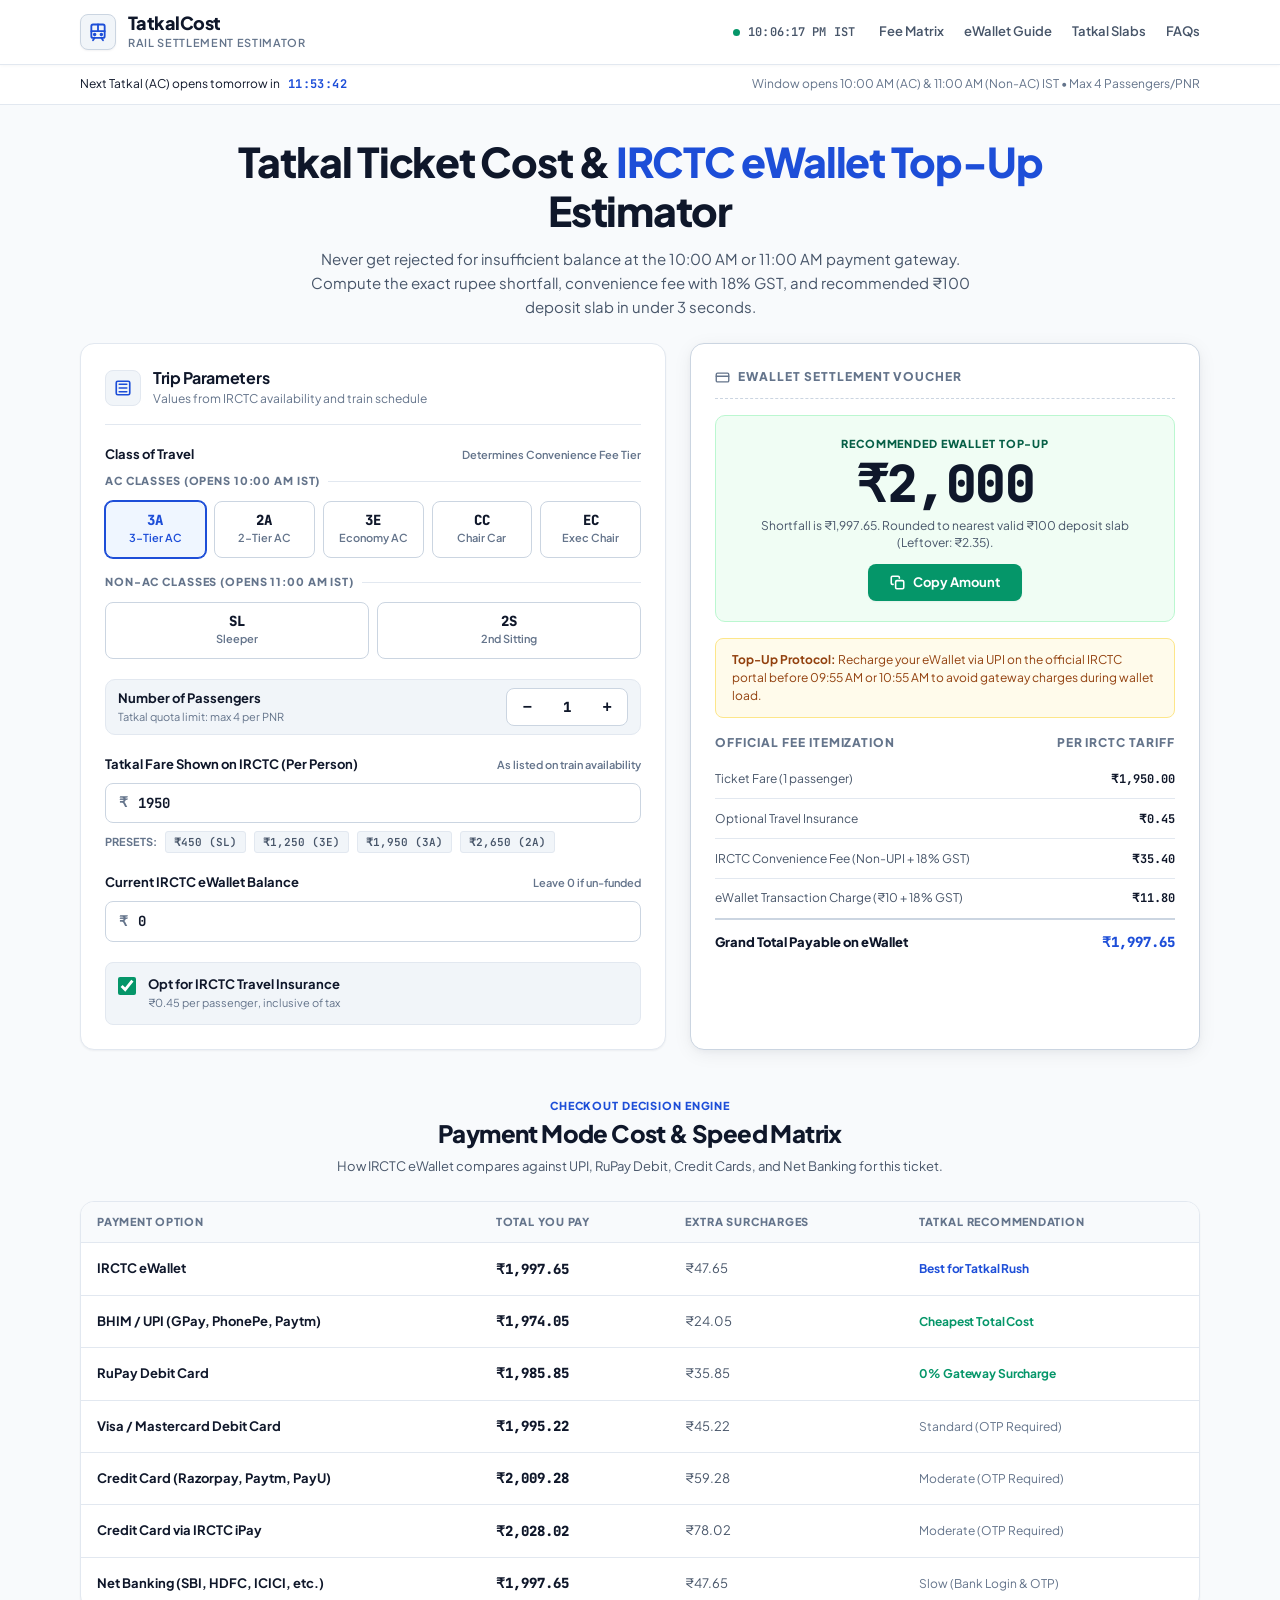
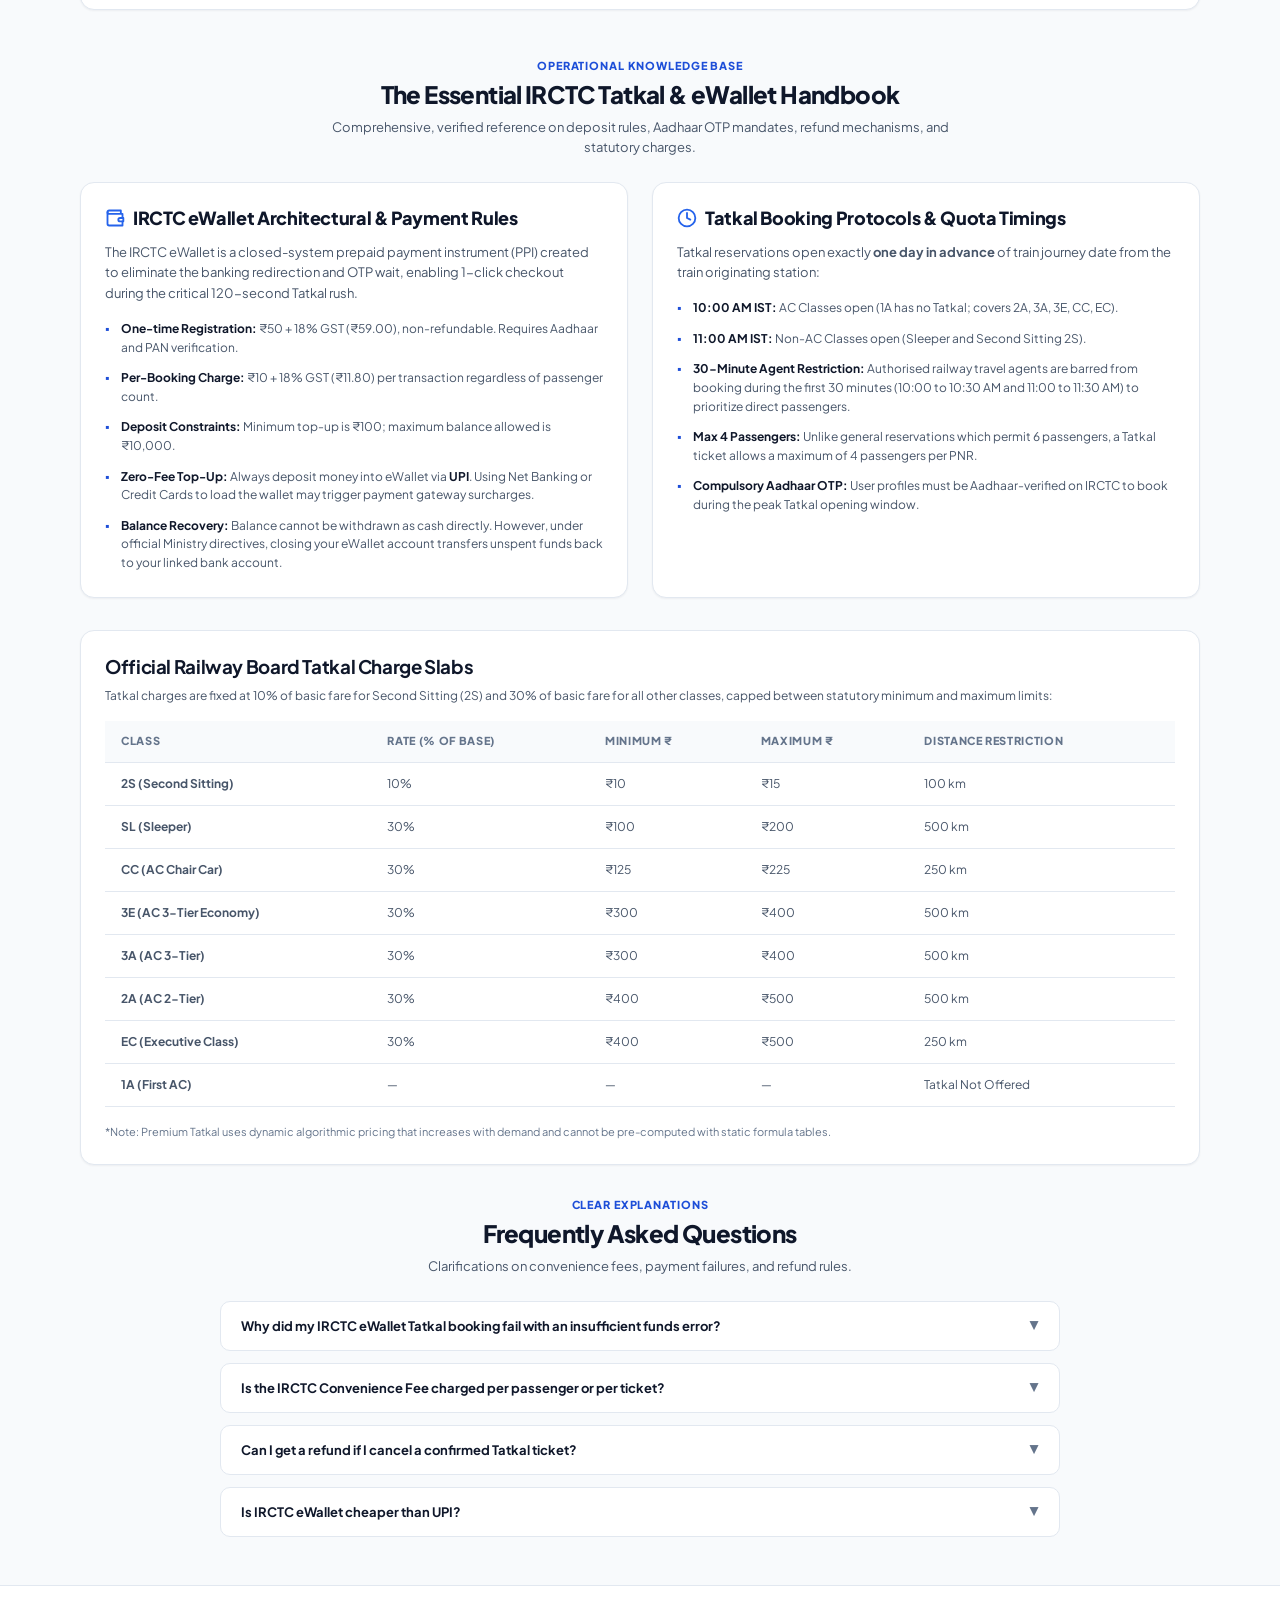
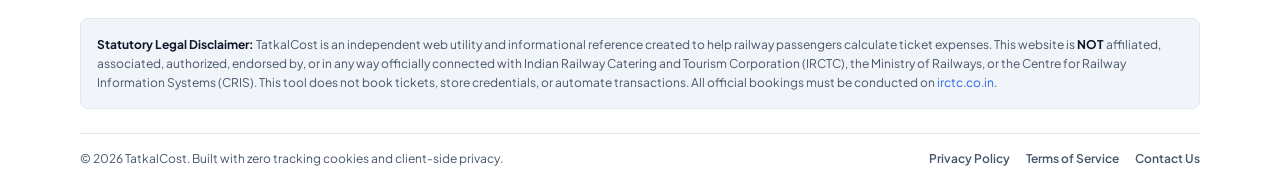
<file: index.html>
<!DOCTYPE html>
<html lang="en">
<head>
  <meta charset="UTF-8">
  <meta name="viewport" content="width=device-width, initial-scale=1.0">
  <title>Tatkal Ticket Cost & IRCTC eWallet Top-Up Estimator | Live Fare Calculator</title>
  <meta name="description" content="Calculate the exact total payable for Indian Railways Tatkal tickets, find the precise IRCTC eWallet top-up amount needed, and compare payment gateway charges across UPI, Cards, and Net Banking.">
  <meta name="keywords" content="tatkal ticket cost, irctc ewallet top up calculator, irctc convenience fee, tatkal charges per class, irctc payment gateway charges, tatkal booking time">
  <meta name="google-site-verification" content="T1S0BtEkYzkUn1mI0olN8UDkgovK8Fp5KmW0x996lug">
  <link rel="canonical" href="https://tatkalcost.pages.dev/">

  <!-- Open Graph / Social Meta -->
  <meta property="og:type" content="website">
  <meta property="og:title" content="Tatkal Ticket Cost & IRCTC eWallet Top-Up Estimator">
  <meta property="og:description" content="Prevent Tatkal booking failure. Calculate the exact eWallet top-up amount needed including convenience fees and 18% GST before 10 AM / 11 AM.">
  <meta property="og:url" content="https://tatkalcost.pages.dev/">
  <link rel="icon" type="image/svg+xml" href="favicon.svg">
  <link rel="preconnect" href="https://fonts.googleapis.com">
  <link rel="preconnect" href="https://fonts.gstatic.com" crossorigin>

  <!-- Design System Stylesheets -->
  <link rel="stylesheet" href="css/tokens.css">
  <link rel="stylesheet" href="css/main.css">
  <link rel="stylesheet" href="css/responsive.css">

  <!-- Structured Data (JSON-LD) for SEO -->
  <script type="application/ld+json">
  {
    "@context": "https://schema.org",
    "@type": "WebApplication",
    "name": "Tatkal Ticket Cost & eWallet Estimator",
    "url": "https://tatkalcost.pages.dev/",
    "applicationCategory": "UtilityApplication",
    "operatingSystem": "All",
    "description": "Calculates real-world Tatkal ticket costs, IRCTC convenience fees, and exact eWallet deposit requirements for Indian Railways bookings.",
    "offers": {
      "@type": "Offer",
      "price": "0",
      "priceCurrency": "INR"
    }
  }
  </script>
</head>
<body>

  <!-- Precision Navigation Header -->
  <header class="site-header">
    <div class="container nav-wrap">
      <a href="index.html" class="brand-logo" aria-label="TatkalCost Home">
        <div class="brand-symbol" aria-hidden="true">
          <svg width="20" height="20" viewBox="0 0 24 24" fill="none" stroke="currentColor" stroke-width="2.2" stroke-linecap="round" stroke-linejoin="round">
            <rect x="4" y="3" width="16" height="16" rx="2"></rect>
            <path d="M4 11h16"></path>
            <path d="M12 3v8"></path>
            <path d="m8 19-2 3"></path>
            <path d="m18 22-2-3"></path>
            <circle cx="8" cy="15" r="1"></circle>
            <circle cx="16" cy="15" r="1"></circle>
          </svg>
        </div>
        <div class="brand-title-wrap">
          <span class="brand-title">TatkalCost</span>
          <span class="brand-tagline">Rail Settlement Estimator</span>
        </div>
      </a>

      <div class="nav-actions">
        <!-- Live Synchronized IST Clock -->
        <div class="ist-clock-wrap" title="Synchronized Indian Standard Time (UTC+05:30)">
          <span class="ist-pulse" aria-hidden="true"></span>
          <span id="ist-clock">Loading IST...</span>
        </div>

        <!-- Navigation Anchors -->
        <nav class="nav-links" aria-label="Page Sections">
          <a href="#payment-matrix" class="nav-link">Fee Matrix</a>
          <a href="#ewallet-guide" class="nav-link">eWallet Guide</a>
          <a href="#fare-slabs" class="nav-link">Tatkal Slabs</a>
          <a href="#faq-section" class="nav-link">FAQs</a>
        </nav>
      </div>
    </div>
  </header>

  <!-- High-Precision Tatkal Status Strip -->
  <aside class="tatkal-ticker-wrap" aria-label="Live Tatkal Opening Status">
    <div class="container tatkal-ticker">
      <div class="ticker-left">
        <span id="tatkal-countdown-digits" class="countdown-digits">Calculating Tatkal opening window...</span>
        <span id="tatkal-status-tag" style="display:none;"></span>
      </div>
      <div class="ticker-note">
        <span>Window opens 10:00 AM (AC) & 11:00 AM (Non-AC) IST</span>
        <span>•</span>
        <span>Max 4 Passengers/PNR</span>
      </div>
    </div>
  </aside>

  <main class="container">
    <!-- Executive Summary / Hero -->
    <section class="hero-section">
      <h1 class="hero-title">
        Tatkal Ticket Cost & <span class="hero-title-highlight">IRCTC eWallet Top-Up</span> Estimator
      </h1>
      <p class="hero-subtitle">
        Never get rejected for insufficient balance at the 10:00 AM or 11:00 AM payment gateway. Compute the exact rupee shortfall, convenience fee with 18% GST, and recommended ₹100 deposit slab in under 3 seconds.
      </p>
    </section>

    <!-- Split-Pane Calculator Workbench -->
    <div class="calculator-terminal">
      <!-- Left Panel: Trip & Fare Parameters -->
      <section class="terminal-panel" aria-labelledby="input-panel-title">
        <div class="panel-header">
          <div class="panel-header-left">
            <div class="panel-icon-wrap" aria-hidden="true">
              <svg width="18" height="18" viewBox="0 0 24 24" fill="none" stroke="currentColor" stroke-width="2.2" stroke-linecap="round" stroke-linejoin="round">
                <rect width="18" height="18" x="3" y="3" rx="2"></rect>
                <path d="M7 7h10"></path>
                <path d="M7 12h10"></path>
                <path d="M7 17h10"></path>
              </svg>
            </div>
            <div>
              <h2 id="input-panel-title" class="panel-title">Trip Parameters</h2>
              <p class="panel-subtitle">Values from IRCTC availability and train schedule</p>
            </div>
          </div>
        </div>

        <!-- 1. Travel Class Selector (Grouped by AC / Non-AC Opening Times) -->
        <div class="form-group">
          <label class="form-label">
            Class of Travel
            <span class="label-hint">Determines Convenience Fee Tier</span>
          </label>
          <div class="class-selector-wrap">
            <div class="class-group-label">
              <span>AC Classes (Opens 10:00 AM IST)</span>
            </div>
            <div class="class-pills-row">
              <div>
                <input type="radio" id="class-3a" name="travel_class" value="3A" class="class-pill-input" checked>
                <label for="class-3a" class="class-pill-label">
                  <span class="pill-code">3A</span>
                  <span class="pill-type">3-Tier AC</span>
                </label>
              </div>
              <div>
                <input type="radio" id="class-2a" name="travel_class" value="2A" class="class-pill-input">
                <label for="class-2a" class="class-pill-label">
                  <span class="pill-code">2A</span>
                  <span class="pill-type">2-Tier AC</span>
                </label>
              </div>
              <div>
                <input type="radio" id="class-3e" name="travel_class" value="3E" class="class-pill-input">
                <label for="class-3e" class="class-pill-label">
                  <span class="pill-code">3E</span>
                  <span class="pill-type">Economy AC</span>
                </label>
              </div>
              <div>
                <input type="radio" id="class-cc" name="travel_class" value="CC" class="class-pill-input">
                <label for="class-cc" class="class-pill-label">
                  <span class="pill-code">CC</span>
                  <span class="pill-type">Chair Car</span>
                </label>
              </div>
              <div>
                <input type="radio" id="class-ec" name="travel_class" value="EC" class="class-pill-input">
                <label for="class-ec" class="class-pill-label">
                  <span class="pill-code">EC</span>
                  <span class="pill-type">Exec Chair</span>
                </label>
              </div>
            </div>

            <div class="class-group-label" style="margin-top:0.25rem;">
              <span>Non-AC Classes (Opens 11:00 AM IST)</span>
            </div>
            <div class="class-pills-row non-ac">
              <div>
                <input type="radio" id="class-sl" name="travel_class" value="SL" class="class-pill-input">
                <label for="class-sl" class="class-pill-label">
                  <span class="pill-code">SL</span>
                  <span class="pill-type">Sleeper</span>
                </label>
              </div>
              <div>
                <input type="radio" id="class-2s" name="travel_class" value="2S" class="class-pill-input">
                <label for="class-2s" class="class-pill-label">
                  <span class="pill-code">2S</span>
                  <span class="pill-type">2nd Sitting</span>
                </label>
              </div>
            </div>
          </div>
        </div>

        <!-- 2. Passenger Stepper (Strictly 1 to 4) -->
        <div class="form-group">
          <div class="stepper-row">
            <div class="stepper-info">
              <span class="stepper-label">Number of Passengers</span>
              <span class="stepper-hint">Tatkal quota limit: max 4 per PNR</span>
            </div>
            <div class="passenger-stepper">
              <button type="button" id="btn-pax-minus" class="step-btn" aria-label="Decrease passenger count">−</button>
              <span id="pax-count-display" class="step-value">1</span>
              <button type="button" id="btn-pax-plus" class="step-btn" aria-label="Increase passenger count">+</button>
            </div>
          </div>
        </div>

        <!-- 3. Base Tatkal Fare Input -->
        <div class="form-group">
          <label for="base-fare-input" class="form-label">
            Tatkal Fare Shown on IRCTC (Per Person)
            <span class="label-hint">As listed on train availability</span>
          </label>
          <div class="input-with-prefix">
            <span class="currency-prefix">₹</span>
            <input type="number" id="base-fare-input" class="text-input" value="1950" min="0" step="10" placeholder="e.g. 1950" required>
          </div>
          <!-- Quick Fare Presets -->
          <div class="quick-chips" aria-label="Quick fare presets">
            <span style="font-size:var(--text-2xs);color:var(--text-tertiary);font-weight:700;">PRESETS:</span>
            <button type="button" class="quick-chip" data-fare="450">₹450 (SL)</button>
            <button type="button" class="quick-chip" data-fare="1250">₹1,250 (3E)</button>
            <button type="button" class="quick-chip" data-fare="1950">₹1,950 (3A)</button>
            <button type="button" class="quick-chip" data-fare="2650">₹2,650 (2A)</button>
          </div>
        </div>

        <!-- 4. Current eWallet Balance Input -->
        <div class="form-group">
          <label for="wallet-bal-input" class="form-label">
            Current IRCTC eWallet Balance
            <span class="label-hint">Leave 0 if un-funded</span>
          </label>
          <div class="input-with-prefix">
            <span class="currency-prefix">₹</span>
            <input type="number" id="wallet-bal-input" class="text-input" value="0" min="0" step="50" placeholder="0">
          </div>
        </div>

        <!-- 5. Travel Insurance Checkbox -->
        <div class="form-group">
          <label class="checkbox-card">
            <input type="checkbox" id="insurance-toggle" class="custom-checkbox" checked>
            <div class="checkbox-label-wrap">
              <span class="checkbox-title">Opt for IRCTC Travel Insurance</span>
              <span class="checkbox-desc">₹0.45 per passenger, inclusive of tax</span>
            </div>
          </label>
        </div>
      </section>

      <!-- Right Panel: Digital Settlement Voucher -->
      <section class="voucher-panel" aria-labelledby="voucher-title">
        <div class="voucher-header">
          <span id="voucher-title" class="voucher-title">
            <svg width="15" height="15" viewBox="0 0 24 24" fill="none" stroke="currentColor" stroke-width="2.2" stroke-linecap="round" stroke-linejoin="round">
              <rect x="2" y="5" width="20" height="14" rx="2"></rect>
              <line x1="2" y1="10" x2="22" y2="10"></line>
            </svg>
            eWallet Settlement Voucher
          </span>
        </div>

        <!-- Hero Top-Up Figure Box -->
        <div class="voucher-hero-box">
          <div class="voucher-hero-label">Recommended eWallet Top-Up</div>
          <div id="res-topup-amount" class="result-hero-amount">₹2,000</div>
          <div id="res-topup-note" class="result-hero-note">Shortfall is ₹1,997.65. Rounded to nearest valid ₹100 deposit slab.</div>
          
          <div class="copy-action-row">
            <button type="button" id="copy-amount-btn" class="btn-copy" aria-label="Copy exact top-up amount">
              <svg width="15" height="15" viewBox="0 0 24 24" fill="none" stroke="currentColor" stroke-width="2.5" stroke-linecap="round" stroke-linejoin="round">
                <rect x="9" y="9" width="13" height="13" rx="2" ry="2"></rect>
                <path d="M5 15H4a2 2 0 0 1-2-2V4a2 2 0 0 1 2-2h9a2 2 0 0 1 2 2v1"></path>
              </svg>
              <span>Copy Amount</span>
            </button>
          </div>
        </div>

        <!-- Dynamic Context Alert -->
        <div id="res-alert-box" class="alert-box alert-warning" role="status">
          <div>
            <strong>Top-Up Protocol:</strong> Recharge your eWallet via UPI on the official IRCTC portal before 09:55 AM or 10:55 AM to avoid gateway charges during wallet load.
          </div>
        </div>

        <!-- Itemized Cost Receipt -->
        <div class="receipt-section-title">
          <span>Official Fee Itemization</span>
          <span>Per IRCTC Tariff</span>
        </div>
        <table class="breakdown-table" aria-label="Itemized Fare Breakdown">
          <tbody>
            <tr>
              <td>Ticket Fare (<span id="breakdown-pax-count">1</span> passenger)</td>
              <td id="breakdown-ticket-fare">₹1,950.00</td>
            </tr>
            <tr>
              <td>Optional Travel Insurance</td>
              <td id="breakdown-insurance">₹0.45</td>
            </tr>
            <tr>
              <td>IRCTC Convenience Fee (Non-UPI + 18% GST)</td>
              <td id="breakdown-convenience-fee">₹35.40</td>
            </tr>
            <tr>
              <td>eWallet Transaction Charge (₹10 + 18% GST)</td>
              <td id="breakdown-wallet-fee">₹11.80</td>
            </tr>
            <tr class="total-row">
              <td>Grand Total Payable on eWallet</td>
              <td id="breakdown-total-payable">₹1,997.65</td>
            </tr>
          </tbody>
        </table>
      </section>
    </div>

    <!-- Multi-Payment Mode Cost & Speed Matrix -->
    <section id="payment-matrix" class="matrix-section">
      <div class="section-head">
        <div class="section-eyebrow">Checkout Decision Engine</div>
        <h2 class="section-title">Payment Mode Cost & Speed Matrix</h2>
        <p class="section-subtitle">
          How IRCTC eWallet compares against UPI, RuPay Debit, Credit Cards, and Net Banking for this ticket.
        </p>
      </div>

      <div class="matrix-table-wrap">
        <table class="matrix-table" aria-label="Payment Gateway Comparison Table">
          <thead>
            <tr>
              <th scope="col">Payment Option</th>
              <th scope="col">Total You Pay</th>
              <th scope="col">Extra Surcharges</th>
              <th scope="col">Tatkal Recommendation</th>
            </tr>
          </thead>
          <tbody id="matrix-tbody">
            <!-- Dynamically populated by js/app.js -->
          </tbody>
        </table>
      </div>
    </section>

    <!-- Authoritative Editorial Knowledge Hub -->
    <article id="ewallet-guide" class="editorial-hub">
      <div class="section-head">
        <div class="section-eyebrow">Operational Knowledge Base</div>
        <h2 class="section-title">The Essential IRCTC Tatkal & eWallet Handbook</h2>
        <p class="section-subtitle">
          Comprehensive, verified reference on deposit rules, Aadhaar OTP mandates, refund mechanisms, and statutory charges.
        </p>
      </div>

      <div class="guide-grid">
        <!-- Card 1: eWallet Master Guide -->
        <div class="guide-card">
          <h3>
            <svg width="20" height="20" viewBox="0 0 24 24" fill="none" stroke="currentColor" stroke-width="2.2" stroke-linecap="round" stroke-linejoin="round" style="color:var(--accent-primary);">
              <path d="M21 12V7H5a2 2 0 0 1 0-4h14v4"></path>
              <path d="M3 5v14a2 2 0 0 0 2 2h16v-5"></path>
              <path d="M18 12a2 2 0 0 0 0 4h4v-4Z"></path>
            </svg>
            IRCTC eWallet Architectural & Payment Rules
          </h3>
          <p>
            The IRCTC eWallet is a closed-system prepaid payment instrument (PPI) created to eliminate the banking redirection and OTP wait, enabling 1-click checkout during the critical 120-second Tatkal rush.
          </p>
          <ul class="guide-list">
            <li><strong>One-time Registration:</strong> ₹50 + 18% GST (₹59.00), non-refundable. Requires Aadhaar and PAN verification.</li>
            <li><strong>Per-Booking Charge:</strong> ₹10 + 18% GST (₹11.80) per transaction regardless of passenger count.</li>
            <li><strong>Deposit Constraints:</strong> Minimum top-up is ₹100; maximum balance allowed is ₹10,000.</li>
            <li><strong>Zero-Fee Top-Up:</strong> Always deposit money into eWallet via <strong>UPI</strong>. Using Net Banking or Credit Cards to load the wallet may trigger payment gateway surcharges.</li>
            <li><strong>Balance Recovery:</strong> Balance cannot be withdrawn as cash directly. However, under official Ministry directives, closing your eWallet account transfers unspent funds back to your linked bank account.</li>
          </ul>
        </div>

        <!-- Card 2: Tatkal Timings & Rules -->
        <div class="guide-card">
          <h3>
            <svg width="20" height="20" viewBox="0 0 24 24" fill="none" stroke="currentColor" stroke-width="2.2" stroke-linecap="round" stroke-linejoin="round" style="color:var(--accent-primary);">
              <circle cx="12" cy="12" r="10"></circle>
              <polyline points="12 6 12 12 16 14"></polyline>
            </svg>
            Tatkal Booking Protocols & Quota Timings
          </h3>
          <p>
            Tatkal reservations open exactly <strong>one day in advance</strong> of train journey date from the train originating station:
          </p>
          <ul class="guide-list">
            <li><strong>10:00 AM IST:</strong> AC Classes open (1A has no Tatkal; covers 2A, 3A, 3E, CC, EC).</li>
            <li><strong>11:00 AM IST:</strong> Non-AC Classes open (Sleeper and Second Sitting 2S).</li>
            <li><strong>30-Minute Agent Restriction:</strong> Authorised railway travel agents are barred from booking during the first 30 minutes (10:00 to 10:30 AM and 11:00 to 11:30 AM) to prioritize direct passengers.</li>
            <li><strong>Max 4 Passengers:</strong> Unlike general reservations which permit 6 passengers, a Tatkal ticket allows a maximum of 4 passengers per PNR.</li>
            <li><strong>Compulsory Aadhaar OTP:</strong> User profiles must be Aadhaar-verified on IRCTC to book during the peak Tatkal opening window.</li>
          </ul>
        </div>
      </div>

      <!-- Verified Fare Slabs Table -->
      <section id="fare-slabs" class="fare-table-card">
        <div style="margin-bottom:var(--space-2);">
          <h3>Official Railway Board Tatkal Charge Slabs</h3>
        </div>
        <p style="font-size:var(--text-xs);color:var(--text-secondary);margin-bottom:var(--space-4);">
          Tatkal charges are fixed at 10% of basic fare for Second Sitting (2S) and 30% of basic fare for all other classes, capped between statutory minimum and maximum limits:
        </p>
        <div class="fare-table-wrap">
          <table class="fare-table" aria-label="Official Railway Board Tatkal Charge Slabs">
            <thead>
              <tr>
                <th scope="col">Class</th>
                <th scope="col">Rate (% of Base)</th>
                <th scope="col">Minimum ₹</th>
                <th scope="col">Maximum ₹</th>
                <th scope="col">Distance Restriction</th>
              </tr>
            </thead>
            <tbody>
              <tr>
                <td><strong>2S (Second Sitting)</strong></td>
                <td>10%</td>
                <td>₹10</td>
                <td>₹15</td>
                <td>100 km</td>
              </tr>
              <tr>
                <td><strong>SL (Sleeper)</strong></td>
                <td>30%</td>
                <td>₹100</td>
                <td>₹200</td>
                <td>500 km</td>
              </tr>
              <tr>
                <td><strong>CC (AC Chair Car)</strong></td>
                <td>30%</td>
                <td>₹125</td>
                <td>₹225</td>
                <td>250 km</td>
              </tr>
              <tr>
                <td><strong>3E (AC 3-Tier Economy)</strong></td>
                <td>30%</td>
                <td>₹300</td>
                <td>₹400</td>
                <td>500 km</td>
              </tr>
              <tr>
                <td><strong>3A (AC 3-Tier)</strong></td>
                <td>30%</td>
                <td>₹300</td>
                <td>₹400</td>
                <td>500 km</td>
              </tr>
              <tr>
                <td><strong>2A (AC 2-Tier)</strong></td>
                <td>30%</td>
                <td>₹400</td>
                <td>₹500</td>
                <td>500 km</td>
              </tr>
              <tr>
                <td><strong>EC (Executive Class)</strong></td>
                <td>30%</td>
                <td>₹400</td>
                <td>₹500</td>
                <td>250 km</td>
              </tr>
              <tr>
                <td><strong>1A (First AC)</strong></td>
                <td>—</td>
                <td>—</td>
                <td>—</td>
                <td>Tatkal Not Offered</td>
              </tr>
            </tbody>
          </table>
        </div>
        <p style="font-size:var(--text-2xs);color:var(--text-tertiary);margin-top:var(--space-2);">
          *Note: Premium Tatkal uses dynamic algorithmic pricing that increases with demand and cannot be pre-computed with static formula tables.
        </p>
      </section>

      <!-- FAQ Accordion -->
      <section id="faq-section">
        <div class="section-head">
          <div class="section-eyebrow">Clear Explanations</div>
          <h2 class="section-title">Frequently Asked Questions</h2>
          <p class="section-subtitle">Clarifications on convenience fees, payment failures, and refund rules.</p>
        </div>

        <div class="faq-wrap">
          <div class="faq-item">
            <button type="button" class="faq-question">
              <span>Why did my IRCTC eWallet Tatkal booking fail with an insufficient funds error?</span>
              <span class="faq-icon" aria-hidden="true">▼</span>
            </button>
            <div class="faq-answer">
              The most common cause is having insufficient funds by just a few rupees. Many passengers top up only the ticket fare (e.g., ₹1,950), forgetting that IRCTC adds ₹35.40 in convenience fees and ₹11.80 for the eWallet transaction. At the final screen, the total is ₹1,997.20. IRCTC does not allow mid-session wallet top-ups, causing instant transaction failure and seat loss.
            </div>
          </div>

          <div class="faq-item">
            <button type="button" class="faq-question">
              <span>Is the IRCTC Convenience Fee charged per passenger or per ticket?</span>
              <span class="faq-icon" aria-hidden="true">▼</span>
            </button>
            <div class="faq-answer">
              The IRCTC convenience fee is charged <strong>strictly per transaction (per PNR)</strong>, not per passenger. Whether you book for 1 passenger or 4 passengers on the same ticket, you pay the convenience fee only once (₹23.60 via UPI or ₹35.40 via Non-UPI/eWallet for AC classes).
            </div>
          </div>

          <div class="faq-item">
            <button type="button" class="faq-question">
              <span>Can I get a refund if I cancel a confirmed Tatkal ticket?</span>
              <span class="faq-icon" aria-hidden="true">▼</span>
            </button>
            <div class="faq-answer">
              As a standard rule, <strong>no refund</strong> is granted on the cancellation of confirmed Tatkal tickets. Full fare refunds (less clerkage) are only issued under special operational circumstances, such as: train cancelled by railways, train running more than 3 hours late at journey originating station, or train diverted and the passenger chooses not to travel.
            </div>
          </div>

          <div class="faq-item">
            <button type="button" class="faq-question">
              <span>Is IRCTC eWallet cheaper than UPI?</span>
              <span class="faq-icon" aria-hidden="true">▼</span>
            </button>
            <div class="faq-answer">
              No, the eWallet is actually more expensive per booking. While UPI attracts a convenience fee of ₹11.80 (Non-AC) or ₹23.60 (AC) with ₹0 gateway fee, eWallet attracts the higher Non-UPI convenience fee (₹17.70 or ₹35.40) PLUS a ₹11.80 eWallet fee. Passengers use eWallet purely for <strong>speed and reliability</strong>, avoiding bank OTP delays during the intense 2-minute Tatkal window.
            </div>
          </div>
        </div>
      </section>
    </article>
  </main>

  <!-- Interactive Toast Notification -->
  <div id="toast-notice" class="toast-notice" role="alert" aria-live="polite">
    ✓ Copied to clipboard!
  </div>

  <!-- Site Footer & Legal Disclaimers -->
  <footer class="site-footer">
    <div class="container">
      <div class="footer-disclaimer-box">
        <strong>Statutory Legal Disclaimer:</strong> TatkalCost is an independent web utility and informational reference created to help railway passengers calculate ticket expenses. This website is <strong>NOT</strong> affiliated, associated, authorized, endorsed by, or in any way officially connected with Indian Railway Catering and Tourism Corporation (IRCTC), the Ministry of Railways, or the Centre for Railway Information Systems (CRIS). This tool does not book tickets, store credentials, or automate transactions. All official bookings must be conducted on <a href="https://www.irctc.co.in" target="_blank" rel="noopener noreferrer">irctc.co.in</a>.
      </div>

      <div class="footer-nav">
        <div>
          © 2026 TatkalCost. Built with zero tracking cookies and client-side privacy.
        </div>
        <div class="footer-links">
          <a href="privacy.html">Privacy Policy</a>
          <a href="terms.html">Terms of Service</a>
          <a href="contact.html">Contact Us</a>
        </div>
      </div>
    </div>
  </footer>

  <!-- Scripts -->
  <script src="js/constants.js"></script>
  <script src="js/calculator.js"></script>
  <script src="js/countdown.js"></script>
  <script src="js/app.js"></script>
</body>
</html>
</file>
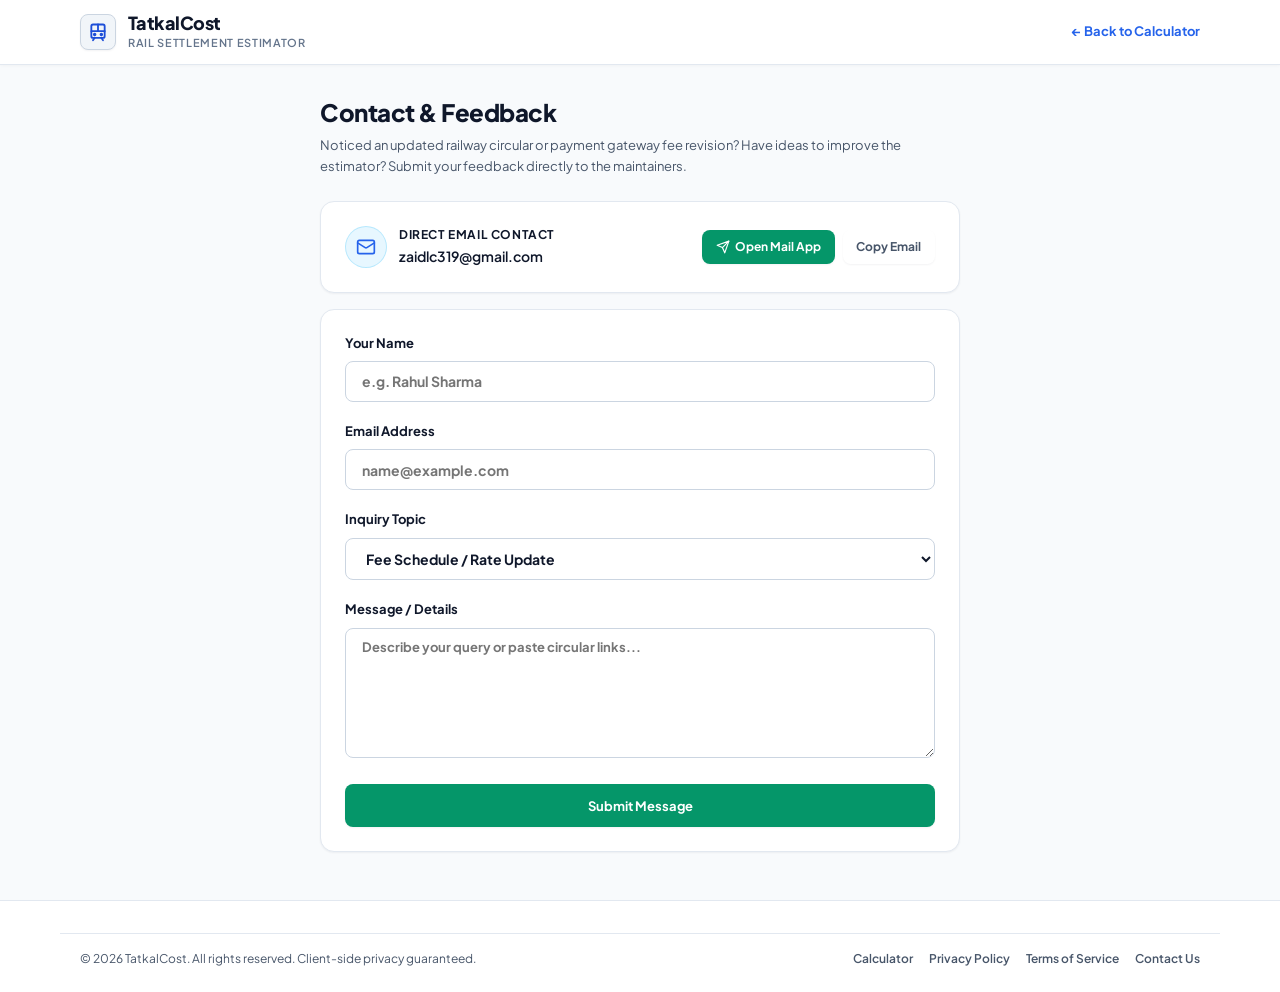
<file: contact.html>
<!DOCTYPE html>
<html lang="en">
<head>
  <meta charset="UTF-8">
  <meta name="viewport" content="width=device-width, initial-scale=1.0">
  <title>Contact & Feedback | Tatkal Ticket Cost Estimator</title>
  <link rel="icon" type="image/svg+xml" href="favicon.svg">
  <link rel="preconnect" href="https://fonts.googleapis.com">
  <link rel="preconnect" href="https://fonts.gstatic.com" crossorigin>
  <link rel="stylesheet" href="css/tokens.css">
  <link rel="stylesheet" href="css/main.css">
  <link rel="stylesheet" href="css/responsive.css">
</head>
<body>

  <header class="site-header">
    <div class="container nav-wrap">
      <a href="index.html" class="brand-logo" aria-label="TatkalCost Home">
        <div class="brand-symbol" aria-hidden="true">
          <svg width="20" height="20" viewBox="0 0 24 24" fill="none" stroke="currentColor" stroke-width="2.2" stroke-linecap="round" stroke-linejoin="round">
            <rect x="4" y="3" width="16" height="16" rx="2"></rect>
            <path d="M4 11h16"></path>
            <path d="M12 3v8"></path>
            <path d="m8 19-2 3"></path>
            <path d="m18 22-2-3"></path>
            <circle cx="8" cy="15" r="1"></circle>
            <circle cx="16" cy="15" r="1"></circle>
          </svg>
        </div>
        <div class="brand-title-wrap">
          <span class="brand-title">TatkalCost</span>
          <span class="brand-tagline">Rail Settlement Estimator</span>
        </div>
      </a>
      <div class="nav-actions">
        <a href="index.html" class="nav-link" style="color:var(--accent-primary);font-weight:700;">← Back to Calculator</a>
      </div>
    </div>
  </header>

  <main class="container" style="padding-top: var(--space-8); padding-bottom: var(--space-12); max-width: 680px;">
    <div style="margin-bottom: var(--space-6);">
      <h1 style="font-size: var(--text-3xl); font-weight: 800; margin-bottom: var(--space-2);">Contact & Feedback</h1>
      <p style="color: var(--text-secondary); font-size: var(--text-sm);">
        Noticed an updated railway circular or payment gateway fee revision? Have ideas to improve the estimator? Submit your feedback directly to the maintainers.
      </p>
    </div>

    <!-- Direct Email Card -->
    <div class="guide-card" style="margin-bottom: var(--space-4); display: flex; align-items: center; justify-content: space-between; gap: var(--space-4); flex-wrap: wrap;">
      <div style="display: flex; align-items: center; gap: var(--space-3);">
        <div style="width: 42px; height: 42px; border-radius: 50%; background: rgba(56, 189, 248, 0.12); border: 1px solid rgba(56, 189, 248, 0.28); display: flex; align-items: center; justify-content: center; color: var(--accent-primary); flex-shrink: 0;">
          <svg width="20" height="20" viewBox="0 0 24 24" fill="none" stroke="currentColor" stroke-width="2" stroke-linecap="round" stroke-linejoin="round">
            <rect width="20" height="16" x="2" y="4" rx="2"></rect>
            <path d="m22 7-8.97 5.7a1.94 1.94 0 0 1-2.06 0L2 7"></path>
          </svg>
        </div>
        <div>
          <div style="font-size: var(--text-xs); color: var(--text-muted); text-transform: uppercase; font-weight: 700; letter-spacing: 0.05em;">Direct Email Contact</div>
          <a href="mailto:zaidlc319@gmail.com" id="direct-email-link" style="color: var(--text-primary); font-size: var(--text-base); font-weight: 600; text-decoration: none;">zaidlc319@gmail.com</a>
        </div>
      </div>
      <div style="display: flex; gap: var(--space-2); flex-wrap: wrap;">
        <a href="mailto:zaidlc319@gmail.com" class="btn-copy" style="text-decoration: none; display: inline-flex; align-items: center; gap: 0.35rem; padding: 0.5rem 0.85rem; font-size: var(--text-xs);">
          <svg width="14" height="14" viewBox="0 0 24 24" fill="none" stroke="currentColor" stroke-width="2" stroke-linecap="round" stroke-linejoin="round">
            <path d="m22 2-7 20-4-9-9-4Z"></path>
            <path d="M22 2 11 13"></path>
          </svg>
          Open Mail App
        </a>
        <button type="button" id="copy-email-btn" class="btn-copy" style="padding: 0.5rem 0.85rem; font-size: var(--text-xs); background: var(--surface-secondary); color: var(--text-secondary); border-color: var(--border-subtle);">
          Copy Email
        </button>
      </div>
    </div>

    <!-- Contact Form -->
    <div class="guide-card">
      <form id="contact-form" action="https://formsubmit.co/zaidlc319@gmail.com" method="POST">
        <!-- FormSubmit anti-bot and configuration options -->
        <input type="hidden" name="_captcha" value="false">
        <input type="hidden" name="_template" value="table">
        <input type="hidden" name="_subject" id="form-subject-hidden" value="[TatkalCost Feedback] Fee Schedule / Rate Update">
        <input type="text" name="_honey" style="display:none" tabindex="-1" autocomplete="off">

        <div class="form-group">
          <label for="contact-name" class="form-label">Your Name</label>
          <input type="text" id="contact-name" name="name" class="text-input" style="padding-left:1rem; font-family:var(--font-sans);" placeholder="e.g. Rahul Sharma" required>
        </div>

        <div class="form-group">
          <label for="contact-email" class="form-label">Email Address</label>
          <input type="email" id="contact-email" name="email" class="text-input" style="padding-left:1rem; font-family:var(--font-sans);" placeholder="name@example.com" required>
        </div>

        <div class="form-group">
          <label for="contact-subject" class="form-label">Inquiry Topic</label>
          <select id="contact-subject" name="topic" class="text-input" style="padding-left:1rem; cursor:pointer; font-family:var(--font-sans);" required>
            <option value="Fee Schedule / Rate Update">Fee Schedule / Rate Update</option>
            <option value="Feature Suggestion">Feature Suggestion</option>
            <option value="Calculation Discrepancy">Calculation Discrepancy</option>
            <option value="General Inquiry">General Inquiry</option>
          </select>
        </div>

        <div class="form-group">
          <label for="contact-message" class="form-label">Message / Details</label>
          <textarea id="contact-message" name="message" class="text-input" style="padding-left:1rem; height: 130px; font-family: var(--font-sans); font-size: var(--text-sm);" placeholder="Describe your query or paste circular links..." required></textarea>
        </div>

        <div id="contact-success" class="alert-box alert-success" style="display: none; margin-bottom: var(--space-4);">
          ✓ Thank you! Your message has been sent directly to <strong>zaidlc319@gmail.com</strong>.
        </div>

        <div id="contact-error" class="alert-box alert-danger" style="display: none; margin-bottom: var(--space-4);">
          ✕ Failed to send message. Please write to us directly at <a href="mailto:zaidlc319@gmail.com" style="color: inherit; text-decoration: underline; font-weight: 700;">zaidlc319@gmail.com</a>.
        </div>

        <button type="submit" id="submit-btn" class="btn-copy" style="width: 100%; border-radius: var(--radius-md); padding: 0.85rem; font-size: var(--text-sm); display: flex; align-items: center; justify-content: center; gap: 0.5rem;">
          <span id="submit-text">Submit Message</span>
        </button>
      </form>
    </div>
  </main>

  <footer class="site-footer">
    <div class="container footer-nav">
      <div>© 2026 TatkalCost. All rights reserved. Client-side privacy guaranteed.</div>
      <div class="footer-links">
        <a href="index.html">Calculator</a>
        <a href="privacy.html">Privacy Policy</a>
        <a href="terms.html">Terms of Service</a>
        <a href="contact.html">Contact Us</a>
      </div>
    </div>
  </footer>

  <script>
    document.addEventListener('DOMContentLoaded', () => {
      const form = document.getElementById('contact-form');
      const successNotice = document.getElementById('contact-success');
      const errorNotice = document.getElementById('contact-error');
      const submitBtn = document.getElementById('submit-btn');
      const submitText = document.getElementById('submit-text');
      const topicSelect = document.getElementById('contact-subject');
      const subjectHidden = document.getElementById('form-subject-hidden');
      const copyBtn = document.getElementById('copy-email-btn');

      // Sync topic with email subject line
      if (topicSelect && subjectHidden) {
        topicSelect.addEventListener('change', () => {
          subjectHidden.value = `[TatkalCost Feedback] ${topicSelect.value}`;
        });
        subjectHidden.value = `[TatkalCost Feedback] ${topicSelect.value}`;
      }

      // Copy email button
      if (copyBtn) {
        copyBtn.addEventListener('click', async () => {
          try {
            await navigator.clipboard.writeText('zaidlc319@gmail.com');
            const originalText = copyBtn.textContent;
            copyBtn.textContent = 'Copied!';
            setTimeout(() => {
              copyBtn.textContent = originalText;
            }, 2000);
          } catch (err) {
            window.prompt('Copy email address:', 'zaidlc319@gmail.com');
          }
        });
      }

      // Handle form submission via FormSubmit AJAX endpoint
      if (form) {
        form.addEventListener('submit', async (e) => {
          e.preventDefault();
          if (successNotice) successNotice.style.display = 'none';
          if (errorNotice) errorNotice.style.display = 'none';

          if (submitBtn) {
            submitBtn.disabled = true;
            submitBtn.style.opacity = '0.7';
            if (submitText) submitText.textContent = 'Sending message...';
          }

          const formData = new FormData(form);
          const data = Object.fromEntries(formData.entries());

          try {
            const response = await fetch('https://formsubmit.co/ajax/zaidlc319@gmail.com', {
              method: 'POST',
              headers: {
                'Content-Type': 'application/json',
                'Accept': 'application/json'
              },
              body: JSON.stringify(data)
            });

            if (response.ok) {
              if (successNotice) {
                successNotice.style.display = 'block';
              }
              form.reset();
              if (topicSelect && subjectHidden) {
                subjectHidden.value = `[TatkalCost Feedback] ${topicSelect.value}`;
              }
            } else {
              throw new Error('Form submission failed');
            }
          } catch (err) {
            console.error('Submission error:', err);
            if (errorNotice) {
              errorNotice.style.display = 'block';
            }
          } finally {
            if (submitBtn) {
              submitBtn.disabled = false;
              submitBtn.style.opacity = '1';
              if (submitText) submitText.textContent = 'Submit Message';
            }
          }
        });
      }
    });
  </script>
</body>
</html>
</file>
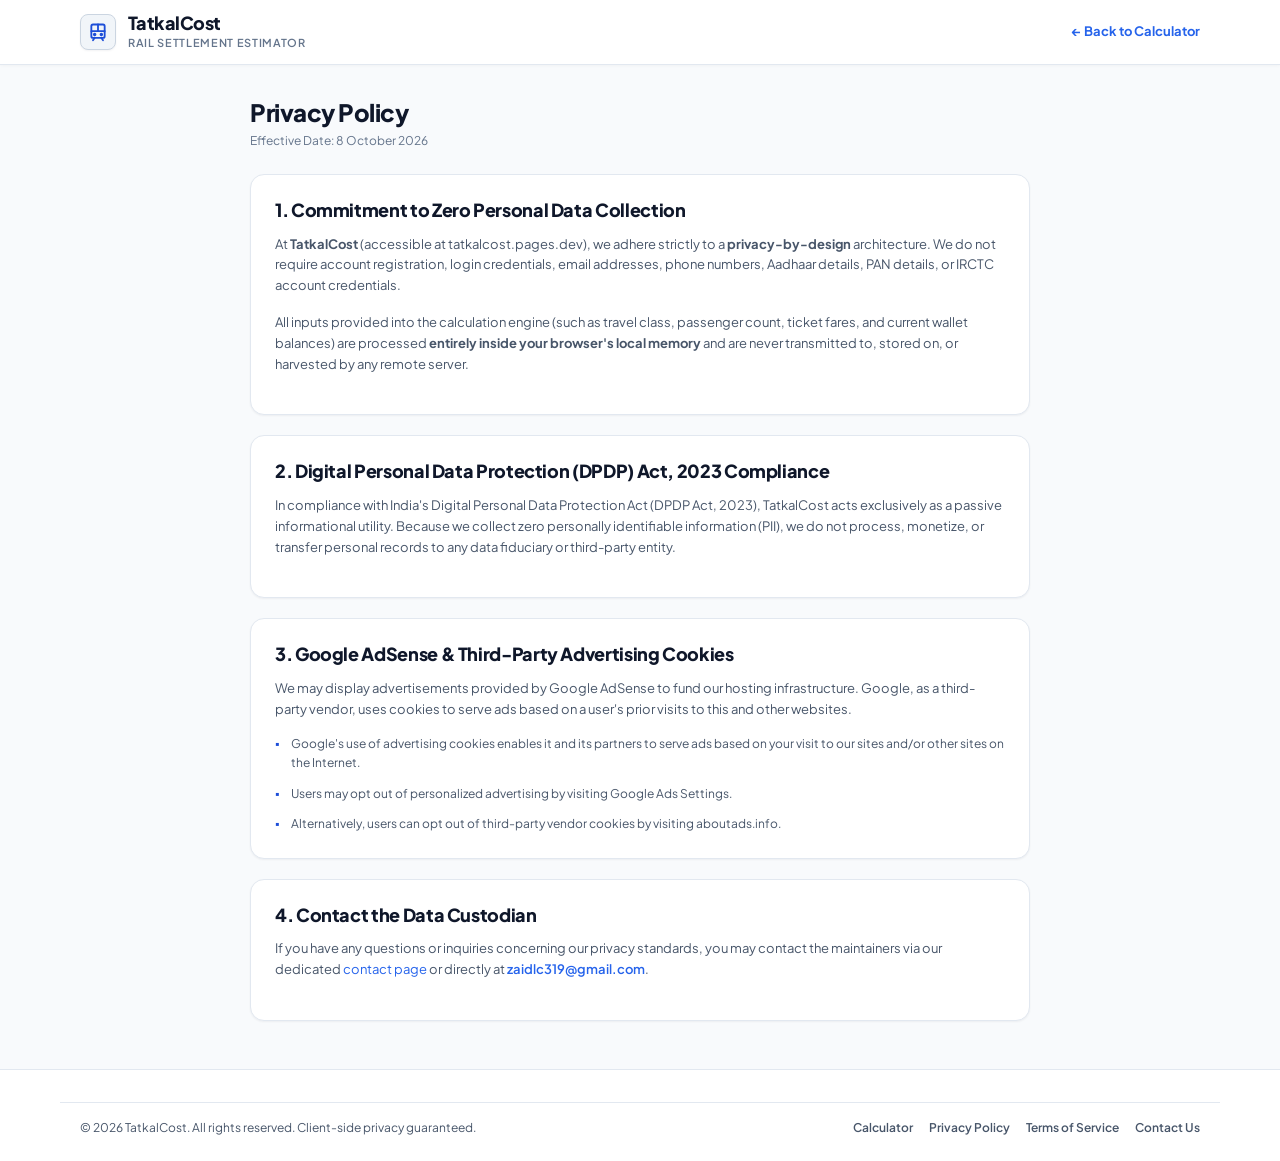
<file: privacy.html>
<!DOCTYPE html>
<html lang="en">
<head>
  <meta charset="UTF-8">
  <meta name="viewport" content="width=device-width, initial-scale=1.0">
  <title>Privacy Policy | Tatkal Ticket Cost Estimator</title>
  <link rel="icon" type="image/svg+xml" href="favicon.svg">
  <link rel="preconnect" href="https://fonts.googleapis.com">
  <link rel="preconnect" href="https://fonts.gstatic.com" crossorigin>
  <link rel="stylesheet" href="css/tokens.css">
  <link rel="stylesheet" href="css/main.css">
  <link rel="stylesheet" href="css/responsive.css">
</head>
<body>

  <header class="site-header">
    <div class="container nav-wrap">
      <a href="index.html" class="brand-logo" aria-label="TatkalCost Home">
        <div class="brand-symbol" aria-hidden="true">
          <svg width="20" height="20" viewBox="0 0 24 24" fill="none" stroke="currentColor" stroke-width="2.2" stroke-linecap="round" stroke-linejoin="round">
            <rect x="4" y="3" width="16" height="16" rx="2"></rect>
            <path d="M4 11h16"></path>
            <path d="M12 3v8"></path>
            <path d="m8 19-2 3"></path>
            <path d="m18 22-2-3"></path>
            <circle cx="8" cy="15" r="1"></circle>
            <circle cx="16" cy="15" r="1"></circle>
          </svg>
        </div>
        <div class="brand-title-wrap">
          <span class="brand-title">TatkalCost</span>
          <span class="brand-tagline">Rail Settlement Estimator</span>
        </div>
      </a>
      <div class="nav-actions">
        <a href="index.html" class="nav-link" style="color:var(--accent-primary);font-weight:700;">← Back to Calculator</a>
      </div>
    </div>
  </header>

  <main class="container" style="padding-top: var(--space-8); padding-bottom: var(--space-12); max-width: 820px;">
    <div style="margin-bottom: var(--space-6);">
      <h1 style="font-size: var(--text-3xl); font-weight: 800; margin-bottom: var(--space-1);">Privacy Policy</h1>
      <p style="color: var(--text-tertiary); font-size: var(--text-xs);">Effective Date: 8 October 2026</p>
    </div>

    <div class="guide-card" style="margin-bottom: var(--space-5);">
      <h3>1. Commitment to Zero Personal Data Collection</h3>
      <p>
        At <strong>TatkalCost</strong> (accessible at tatkalcost.pages.dev), we adhere strictly to a <strong>privacy-by-design</strong> architecture. We do not require account registration, login credentials, email addresses, phone numbers, Aadhaar details, PAN details, or IRCTC account credentials.
      </p>
      <p>
        All inputs provided into the calculation engine (such as travel class, passenger count, ticket fares, and current wallet balances) are processed <strong>entirely inside your browser's local memory</strong> and are never transmitted to, stored on, or harvested by any remote server.
      </p>
    </div>

    <div class="guide-card" style="margin-bottom: var(--space-5);">
      <h3>2. Digital Personal Data Protection (DPDP) Act, 2023 Compliance</h3>
      <p>
        In compliance with India's Digital Personal Data Protection Act (DPDP Act, 2023), TatkalCost acts exclusively as a passive informational utility. Because we collect zero personally identifiable information (PII), we do not process, monetize, or transfer personal records to any data fiduciary or third-party entity.
      </p>
    </div>

    <div class="guide-card" style="margin-bottom: var(--space-5);">
      <h3>3. Google AdSense & Third-Party Advertising Cookies</h3>
      <p>
        We may display advertisements provided by Google AdSense to fund our hosting infrastructure. Google, as a third-party vendor, uses cookies to serve ads based on a user's prior visits to this and other websites.
      </p>
      <ul class="guide-list">
        <li>Google's use of advertising cookies enables it and its partners to serve ads based on your visit to our sites and/or other sites on the Internet.</li>
        <li>Users may opt out of personalized advertising by visiting Google Ads Settings.</li>
        <li>Alternatively, users can opt out of third-party vendor cookies by visiting aboutads.info.</li>
      </ul>
    </div>

    <div class="guide-card">
      <h3>4. Contact the Data Custodian</h3>
      <p>
        If you have any questions or inquiries concerning our privacy standards, you may contact the maintainers via our dedicated <a href="contact.html">contact page</a> or directly at <a href="mailto:zaidlc319@gmail.com" style="color:var(--accent-primary);font-weight:600;">zaidlc319@gmail.com</a>.
      </p>
    </div>
  </main>

  <footer class="site-footer">
    <div class="container footer-nav">
      <div>© 2026 TatkalCost. All rights reserved. Client-side privacy guaranteed.</div>
      <div class="footer-links">
        <a href="index.html">Calculator</a>
        <a href="privacy.html">Privacy Policy</a>
        <a href="terms.html">Terms of Service</a>
        <a href="contact.html">Contact Us</a>
      </div>
    </div>
  </footer>

</body>
</html>
</file>
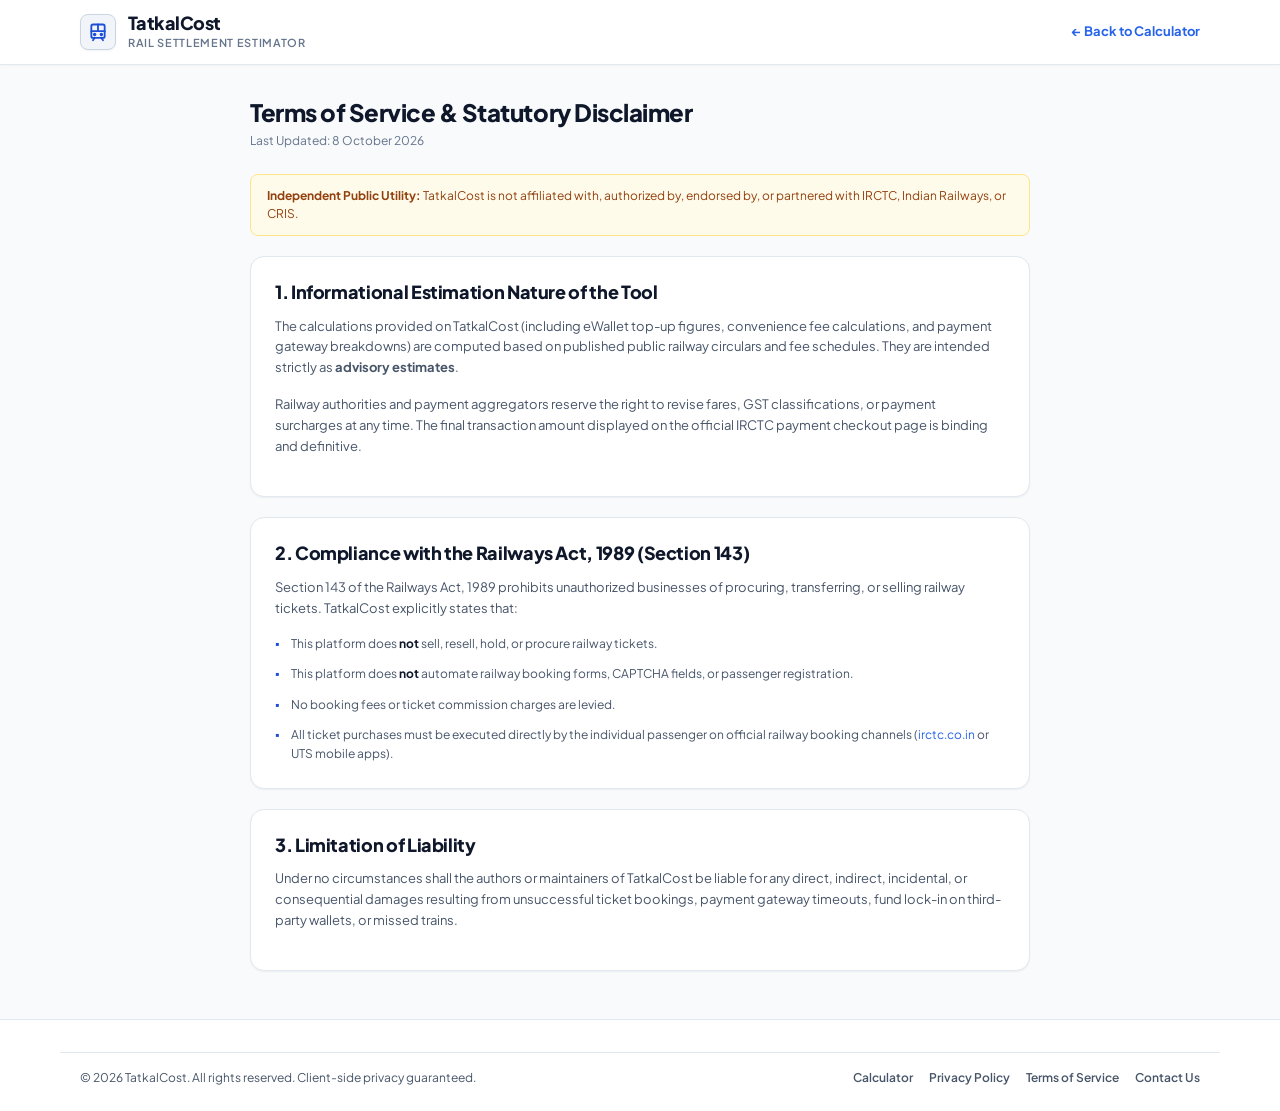
<file: terms.html>
<!DOCTYPE html>
<html lang="en">
<head>
  <meta charset="UTF-8">
  <meta name="viewport" content="width=device-width, initial-scale=1.0">
  <title>Terms of Service & Disclaimer | Tatkal Ticket Cost Estimator</title>
  <link rel="icon" type="image/svg+xml" href="favicon.svg">
  <link rel="preconnect" href="https://fonts.googleapis.com">
  <link rel="preconnect" href="https://fonts.gstatic.com" crossorigin>
  <link rel="stylesheet" href="css/tokens.css">
  <link rel="stylesheet" href="css/main.css">
  <link rel="stylesheet" href="css/responsive.css">
</head>
<body>

  <header class="site-header">
    <div class="container nav-wrap">
      <a href="index.html" class="brand-logo" aria-label="TatkalCost Home">
        <div class="brand-symbol" aria-hidden="true">
          <svg width="20" height="20" viewBox="0 0 24 24" fill="none" stroke="currentColor" stroke-width="2.2" stroke-linecap="round" stroke-linejoin="round">
            <rect x="4" y="3" width="16" height="16" rx="2"></rect>
            <path d="M4 11h16"></path>
            <path d="M12 3v8"></path>
            <path d="m8 19-2 3"></path>
            <path d="m18 22-2-3"></path>
            <circle cx="8" cy="15" r="1"></circle>
            <circle cx="16" cy="15" r="1"></circle>
          </svg>
        </div>
        <div class="brand-title-wrap">
          <span class="brand-title">TatkalCost</span>
          <span class="brand-tagline">Rail Settlement Estimator</span>
        </div>
      </a>
      <div class="nav-actions">
        <a href="index.html" class="nav-link" style="color:var(--accent-primary);font-weight:700;">← Back to Calculator</a>
      </div>
    </div>
  </header>

  <main class="container" style="padding-top: var(--space-8); padding-bottom: var(--space-12); max-width: 820px;">
    <div style="margin-bottom: var(--space-6);">
      <h1 style="font-size: var(--text-3xl); font-weight: 800; margin-bottom: var(--space-1);">Terms of Service & Statutory Disclaimer</h1>
      <p style="color: var(--text-tertiary); font-size: var(--text-xs);">Last Updated: 8 October 2026</p>
    </div>

    <div class="alert-box alert-warning" style="margin-bottom: var(--space-5);">
      <div>
        <strong>Independent Public Utility:</strong> TatkalCost is not affiliated with, authorized by, endorsed by, or partnered with IRCTC, Indian Railways, or CRIS.
      </div>
    </div>

    <div class="guide-card" style="margin-bottom: var(--space-5);">
      <h3>1. Informational Estimation Nature of the Tool</h3>
      <p>
        The calculations provided on TatkalCost (including eWallet top-up figures, convenience fee calculations, and payment gateway breakdowns) are computed based on published public railway circulars and fee schedules. They are intended strictly as <strong>advisory estimates</strong>.
      </p>
      <p>
        Railway authorities and payment aggregators reserve the right to revise fares, GST classifications, or payment surcharges at any time. The final transaction amount displayed on the official IRCTC payment checkout page is binding and definitive.
      </p>
    </div>

    <div class="guide-card" style="margin-bottom: var(--space-5);">
      <h3>2. Compliance with the Railways Act, 1989 (Section 143)</h3>
      <p>
        Section 143 of the Railways Act, 1989 prohibits unauthorized businesses of procuring, transferring, or selling railway tickets. TatkalCost explicitly states that:
      </p>
      <ul class="guide-list">
        <li>This platform does <strong>not</strong> sell, resell, hold, or procure railway tickets.</li>
        <li>This platform does <strong>not</strong> automate railway booking forms, CAPTCHA fields, or passenger registration.</li>
        <li>No booking fees or ticket commission charges are levied.</li>
        <li>All ticket purchases must be executed directly by the individual passenger on official railway booking channels (<a href="https://www.irctc.co.in" target="_blank" rel="noopener noreferrer">irctc.co.in</a> or UTS mobile apps).</li>
      </ul>
    </div>

    <div class="guide-card">
      <h3>3. Limitation of Liability</h3>
      <p>
        Under no circumstances shall the authors or maintainers of TatkalCost be liable for any direct, indirect, incidental, or consequential damages resulting from unsuccessful ticket bookings, payment gateway timeouts, fund lock-in on third-party wallets, or missed trains.
      </p>
    </div>
  </main>

  <footer class="site-footer">
    <div class="container footer-nav">
      <div>© 2026 TatkalCost. All rights reserved. Client-side privacy guaranteed.</div>
      <div class="footer-links">
        <a href="index.html">Calculator</a>
        <a href="privacy.html">Privacy Policy</a>
        <a href="terms.html">Terms of Service</a>
        <a href="contact.html">Contact Us</a>
      </div>
    </div>
  </footer>

</body>
</html>
</file>
<file: css/tokens.css>
/**
 * tokens.css - Clean Enterprise Light Design Tokens
 * Tatkal Ticket Cost Estimator (TTE)
 * Pure, high-contrast, professional daylight palette. Zero dark mode.
 */

:root {
  color-scheme: light;

  /* Typography */
  --font-sans: 'Plus Jakarta Sans', 'Inter', -apple-system, BlinkMacSystemFont, 'Segoe UI', Roboto, sans-serif;
  --font-mono: 'JetBrains Mono', 'SFMono-Regular', Consolas, 'Liberation Mono', Menlo, monospace;

  /* Type Scale */
  --text-2xs: 0.6875rem; /* 11px */
  --text-xs: 0.75rem;    /* 12px */
  --text-sm: 0.8125rem;  /* 13px */
  --text-base: 0.875rem; /* 14px */
  --text-md: 0.9375rem;  /* 15px */
  --text-lg: 1rem;       /* 16px */
  --text-xl: 1.125rem;   /* 18px */
  --text-2xl: 1.25rem;   /* 20px */
  --text-3xl: 1.5rem;    /* 24px */
  --text-4xl: 1.875rem;  /* 30px */
  --text-hero: 2.25rem;  /* 36px */

  /* Spacing Scale (4px grid) */
  --space-0-5: 0.125rem; /* 2px */
  --space-1: 0.25rem;   /* 4px */
  --space-1-5: 0.375rem;/* 6px */
  --space-2: 0.5rem;    /* 8px */
  --space-2-5: 0.625rem;/* 10px */
  --space-3: 0.75rem;   /* 12px */
  --space-3-5: 0.875rem;/* 14px */
  --space-4: 1rem;      /* 16px */
  --space-5: 1.25rem;   /* 20px */
  --space-6: 1.5rem;    /* 24px */
  --space-8: 2rem;      /* 32px */
  --space-10: 2.5rem;   /* 40px */
  --space-12: 3rem;     /* 48px */
  --space-16: 4rem;     /* 64px */

  /* Corner Radii - Architectural, modern (No oversized capsules/pills) */
  --radius-xs: 3px;
  --radius-sm: 5px;
  --radius-md: 8px;
  --radius-lg: 10px;
  --radius-xl: 14px;

  /* Animation Timings */
  --transition-fast: 140ms cubic-bezier(0.16, 1, 0.3, 1);
  --transition-normal: 200ms cubic-bezier(0.16, 1, 0.3, 1);

  /* Primary Light Surfaces */
  --bg-base: #f8fafc;
  --bg-subtle: #f1f5f9;
  --bg-surface: #ffffff;
  --bg-surface-elevated: #ffffff;
  --bg-surface-sunken: #f8fafc;
  --bg-surface-hover: #f1f5f9;

  /* Header & Overlays */
  --header-bg: rgba(255, 255, 255, 0.95);
  --header-border: #e2e8f0;

  /* Borders & Dividers */
  --border-subtle: #e2e8f0;
  --border-strong: #cbd5e1;
  --border-focus: #2563eb;

  /* Typography Colors */
  --text-primary: #0f172a;    /* Crisp Slate-900 */
  --text-secondary: #475569;  /* Slate-600 */
  --text-tertiary: #64748b;   /* Slate-500 */
  --text-inverse: #ffffff;

  /* Brand & Actions */
  --brand-blue: #1d4ed8;
  --brand-blue-hover: #1e40af;
  --accent-primary: #2563eb;
  --accent-primary-hover: #1d4ed8;
  --accent-primary-soft: #eff6ff;
  --accent-primary-border: #bfdbfe;

  /* Semantic Signal Tones */
  --emerald-surface: #ecfdf5;
  --emerald-border: #a7f3d0;
  --emerald-text: #065f46;
  --emerald-solid: #059669;
  --emerald-hover: #047857;

  --amber-surface: #fffbeb;
  --amber-border: #fde68a;
  --amber-text: #92400e;
  --amber-solid: #d97706;

  --rose-surface: #fef2f2;
  --rose-border: #fecaca;
  --rose-text: #991b1b;
  --rose-solid: #dc2626;

  /* Clean Layered Box Shadows */
  --shadow-sm: 0 1px 2px 0 rgba(15, 23, 42, 0.05);
  --shadow-md: 0 4px 6px -1px rgba(15, 23, 42, 0.07), 0 2px 4px -2px rgba(15, 23, 42, 0.05);
  --shadow-lg: 0 10px 15px -3px rgba(15, 23, 42, 0.08), 0 4px 6px -4px rgba(15, 23, 42, 0.04);
  --shadow-voucher: 0 4px 20px -2px rgba(15, 23, 42, 0.08), 0 2px 6px -1px rgba(15, 23, 42, 0.04);

  /* Table styling */
  --table-th-bg: #f8fafc;
  --table-row-hover: #f8fafc;
  --table-border: #e2e8f0;
}
</file>
<file: css/main.css>
/**
 * main.css - Enterprise Light Railway FinTech Interface
 * Tatkal Ticket Cost Estimator (TTE)
 * Pure, high-contrast light mode.
 * Zero AI-slop, zero decorative capsule/status pills, zero dark mode clutter.
 */

@import url('https://fonts.googleapis.com/css2?family=Plus+Jakarta+Sans:wght@400;500;600;700;800&family=JetBrains+Mono:wght@500;600;700;800&display=swap');
@import url('./tokens.css');

/* ==========================================================================
   CSS RESET & BASE STYLES
   ========================================================================== */
*, *::before, *::after {
  box-sizing: border-box;
  margin: 0;
  padding: 0;
}

html {
  font-family: var(--font-sans);
  background-color: var(--bg-base);
  color: var(--text-primary);
  scroll-behavior: smooth;
  -webkit-font-smoothing: antialiased;
  -moz-osx-font-smoothing: grayscale;
  font-size: 16px;
  line-height: 1.5;
}

body {
  min-height: 100vh;
  display: flex;
  flex-direction: column;
  background-color: var(--bg-base);
  color: var(--text-primary);
}

/* Base Typographic Resets */
h1, h2, h3, h4, h5, h6 {
  font-family: var(--font-sans);
  color: var(--text-primary);
  font-weight: 700;
  line-height: 1.25;
  letter-spacing: -0.02em;
}

p {
  color: var(--text-secondary);
  font-size: var(--text-base);
  line-height: 1.6;
}

a {
  color: var(--accent-primary);
  text-decoration: none;
  transition: color var(--transition-fast);
}

a:hover {
  color: var(--accent-primary-hover);
}

code, kbd, samp, pre {
  font-family: var(--font-mono);
  font-feature-settings: "tnum";
  font-variant-numeric: tabular-nums;
}

:focus-visible {
  outline: 2px solid var(--accent-primary);
  outline-offset: 2px;
}

/* Layout Container */
.container {
  width: 100%;
  max-width: 1160px;
  margin: 0 auto;
  padding: 0 var(--space-5);
}

/* ==========================================================================
   NAVIGATION & SITE HEADER
   ========================================================================== */
.site-header {
  background-color: var(--header-bg);
  border-bottom: 1px solid var(--header-border);
  position: sticky;
  top: 0;
  z-index: 100;
  box-shadow: 0 1px 3px 0 rgba(15, 23, 42, 0.03);
}

.nav-wrap {
  display: flex;
  align-items: center;
  justify-content: space-between;
  height: 4rem;
  gap: var(--space-4);
}

/* Brand Identity */
.brand-logo {
  display: inline-flex;
  align-items: center;
  gap: var(--space-3);
  text-decoration: none;
  color: var(--text-primary);
  flex-shrink: 0;
}

.brand-symbol {
  width: 2.25rem;
  height: 2.25rem;
  background: var(--bg-subtle);
  border: 1px solid var(--border-strong);
  border-radius: var(--radius-md);
  display: flex;
  align-items: center;
  justify-content: center;
  color: var(--brand-blue);
  box-shadow: var(--shadow-sm);
  transition: border-color var(--transition-fast);
}

.brand-logo:hover .brand-symbol {
  border-color: var(--brand-blue);
}

.brand-title-wrap {
  display: flex;
  flex-direction: column;
}

.brand-title {
  font-size: var(--text-xl);
  font-weight: 800;
  letter-spacing: -0.03em;
  color: var(--text-primary);
  line-height: 1.1;
}

.brand-tagline {
  font-size: var(--text-2xs);
  font-weight: 600;
  text-transform: uppercase;
  letter-spacing: 0.06em;
  color: var(--text-tertiary);
  margin-top: 2px;
}

/* Nav Actions & Controls */
.nav-actions {
  display: flex;
  align-items: center;
  gap: var(--space-6);
}

/* Clean Inline IST Clock */
.ist-clock-wrap {
  display: inline-flex;
  align-items: center;
  gap: var(--space-2);
  font-size: var(--text-xs);
  font-weight: 600;
  color: var(--text-secondary);
  font-family: var(--font-mono);
  letter-spacing: 0.01em;
}

.ist-pulse {
  width: 7px;
  height: 7px;
  background-color: var(--emerald-solid);
  border-radius: 50%;
}

/* Nav Quick Links */
.nav-links {
  display: flex;
  align-items: center;
  gap: var(--space-5);
}

.nav-link {
  font-size: var(--text-sm);
  font-weight: 600;
  color: var(--text-secondary);
  transition: color var(--transition-fast);
}

.nav-link:hover {
  color: var(--brand-blue);
}

/* ==========================================================================
   TATKAL RUSH STATUS STRIP (Clean Informational Banner - No Pills)
   ========================================================================== */
.tatkal-ticker-wrap {
  background: var(--bg-surface);
  border-bottom: 1px solid var(--border-subtle);
  padding: 0.65rem 0;
}

.tatkal-ticker {
  display: flex;
  align-items: center;
  justify-content: space-between;
  gap: var(--space-4);
  font-size: var(--text-xs);
}

.countdown-digits {
  color: var(--text-primary);
  font-size: var(--text-xs);
  display: inline-flex;
  align-items: center;
  gap: var(--space-2);
}

.countdown-time {
  font-family: var(--font-mono);
  font-weight: 700;
  color: var(--brand-blue);
  letter-spacing: 0.03em;
}

.status-live-indicator {
  color: var(--emerald-solid);
  font-size: 11px;
}

.ticker-note {
  font-size: var(--text-xs);
  color: var(--text-tertiary);
}

/* ==========================================================================
   HERO / EXECUTIVE SUMMARY (Clean, Uncluttered)
   ========================================================================== */
.hero-section {
  padding: var(--space-8) 0 var(--space-6);
  text-align: center;
}

.hero-title {
  font-size: clamp(1.85rem, 3.2vw, 2.65rem);
  font-weight: 800;
  letter-spacing: -0.03em;
  line-height: 1.2;
  color: var(--text-primary);
  max-width: 820px;
  margin: 0 auto var(--space-3);
}

.hero-title-highlight {
  color: var(--brand-blue);
}

.hero-subtitle {
  font-size: var(--text-md);
  color: var(--text-secondary);
  max-width: 660px;
  margin: 0 auto;
  line-height: 1.6;
}

/* ==========================================================================
   THE WORKBENCH / CALCULATOR TERMINAL (Split-Pane Grid)
   ========================================================================== */
.calculator-terminal {
  display: grid;
  grid-template-columns: 1.15fr 1fr;
  gap: var(--space-6);
  margin-bottom: var(--space-12);
  align-items: stretch;
}

/* Panel Containers */
.terminal-panel {
  background: var(--bg-surface);
  border: 1px solid var(--border-subtle);
  border-radius: var(--radius-xl);
  padding: var(--space-6);
  box-shadow: var(--shadow-sm);
  display: flex;
  flex-direction: column;
}

/* Panel Header */
.panel-header {
  display: flex;
  align-items: flex-start;
  justify-content: space-between;
  padding-bottom: var(--space-4);
  margin-bottom: var(--space-5);
  border-bottom: 1px solid var(--border-subtle);
}

.panel-header-left {
  display: flex;
  align-items: center;
  gap: var(--space-3);
}

.panel-icon-wrap {
  width: 2.25rem;
  height: 2.25rem;
  border-radius: var(--radius-md);
  background: var(--bg-subtle);
  border: 1px solid var(--border-subtle);
  display: flex;
  align-items: center;
  justify-content: center;
  color: var(--brand-blue);
  flex-shrink: 0;
}

.panel-title {
  font-size: var(--text-lg);
  font-weight: 700;
  color: var(--text-primary);
  letter-spacing: -0.02em;
}

.panel-subtitle {
  font-size: var(--text-xs);
  color: var(--text-tertiary);
  margin-top: 1px;
}

/* ==========================================================================
   INPUT CONTROLS (Left Pane)
   ========================================================================== */
.form-group {
  margin-bottom: var(--space-5);
}

.form-group:last-child {
  margin-bottom: 0;
}

.form-label {
  display: flex;
  align-items: center;
  justify-content: space-between;
  font-size: var(--text-sm);
  font-weight: 700;
  color: var(--text-primary);
  margin-bottom: var(--space-2);
}

.label-hint {
  font-size: var(--text-2xs);
  font-weight: 600;
  color: var(--text-tertiary);
}

/* Class Grouping & Segmented Buttons */
.class-selector-wrap {
  display: flex;
  flex-direction: column;
  gap: var(--space-3);
}

.class-group-label {
  font-size: var(--text-2xs);
  font-weight: 800;
  text-transform: uppercase;
  letter-spacing: 0.08em;
  color: var(--text-tertiary);
  display: flex;
  align-items: center;
  gap: var(--space-2);
}

.class-group-label::after {
  content: '';
  flex: 1;
  height: 1px;
  background: var(--border-subtle);
}

.class-pills-row {
  display: grid;
  grid-template-columns: repeat(5, 1fr);
  gap: var(--space-2);
}

.class-pills-row.non-ac {
  grid-template-columns: repeat(2, 1fr);
}

.class-pill-input {
  position: absolute;
  opacity: 0;
  width: 0;
  height: 0;
}

.class-pill-label {
  display: flex;
  flex-direction: column;
  align-items: center;
  justify-content: center;
  padding: 0.65rem var(--space-1);
  background: var(--bg-surface);
  border: 1px solid var(--border-strong);
  border-radius: var(--radius-md);
  cursor: pointer;
  text-align: center;
  transition: all var(--transition-fast);
  user-select: none;
}

.pill-code {
  font-family: var(--font-mono);
  font-size: var(--text-base);
  font-weight: 800;
  color: var(--text-primary);
  line-height: 1.1;
}

.pill-type {
  font-size: var(--text-2xs);
  font-weight: 600;
  color: var(--text-tertiary);
  margin-top: 2px;
}

.class-pill-label:hover {
  background: var(--bg-subtle);
  border-color: var(--brand-blue);
}

.class-pill-input:checked + .class-pill-label {
  background: var(--accent-primary-soft);
  border-color: var(--brand-blue);
  box-shadow: 0 0 0 1px var(--brand-blue);
}

.class-pill-input:checked + .class-pill-label .pill-code {
  color: var(--brand-blue);
}

.class-pill-input:checked + .class-pill-label .pill-type {
  color: var(--brand-blue);
}

/* Passenger Stepper */
.stepper-row {
  display: flex;
  align-items: center;
  justify-content: space-between;
  gap: var(--space-4);
  background: var(--bg-subtle);
  border: 1px solid var(--border-subtle);
  border-radius: var(--radius-lg);
  padding: var(--space-2) var(--space-3);
}

.stepper-info {
  display: flex;
  flex-direction: column;
}

.stepper-label {
  font-size: var(--text-sm);
  font-weight: 700;
  color: var(--text-primary);
}

.stepper-hint {
  font-size: var(--text-2xs);
  color: var(--text-tertiary);
}

.passenger-stepper {
  display: inline-flex;
  align-items: center;
  background: var(--bg-surface);
  border: 1px solid var(--border-strong);
  border-radius: var(--radius-md);
  overflow: hidden;
}

.step-btn {
  background: transparent;
  border: none;
  width: 2.5rem;
  height: 2.25rem;
  display: flex;
  align-items: center;
  justify-content: center;
  color: var(--text-primary);
  font-size: var(--text-lg);
  font-weight: 700;
  cursor: pointer;
  transition: background var(--transition-fast);
}

.step-btn:hover {
  background: var(--bg-subtle);
  color: var(--brand-blue);
}

.step-value {
  width: 2.5rem;
  text-align: center;
  font-family: var(--font-mono);
  font-weight: 800;
  font-size: var(--text-base);
  color: var(--text-primary);
}

/* Number Inputs with Rupee Prefix */
.input-with-prefix {
  position: relative;
  display: flex;
  align-items: center;
}

.currency-prefix {
  position: absolute;
  left: 0.875rem;
  font-family: var(--font-mono);
  font-weight: 700;
  font-size: var(--text-base);
  color: var(--text-tertiary);
  pointer-events: none;
}

.text-input {
  width: 100%;
  padding: 0.65rem 0.875rem 0.65rem 2rem;
  background: var(--bg-surface);
  border: 1px solid var(--border-strong);
  border-radius: var(--radius-md);
  color: var(--text-primary);
  font-family: var(--font-mono);
  font-size: var(--text-base);
  font-weight: 700;
  font-feature-settings: "tnum";
  font-variant-numeric: tabular-nums;
  outline: none;
  transition: border-color var(--transition-fast), box-shadow var(--transition-fast);
}

.text-input:focus {
  border-color: var(--border-focus);
  box-shadow: 0 0 0 3px var(--accent-primary-soft);
}

/* Quick Fare Presets (Clean Text Chips) */
.quick-chips {
  display: flex;
  align-items: center;
  gap: var(--space-2);
  margin-top: var(--space-2);
  flex-wrap: wrap;
}

.quick-chip {
  background: var(--bg-subtle);
  border: 1px solid var(--border-subtle);
  border-radius: var(--radius-xs);
  padding: 3px 8px;
  font-family: var(--font-mono);
  font-size: var(--text-2xs);
  font-weight: 600;
  color: var(--text-secondary);
  cursor: pointer;
  transition: all var(--transition-fast);
}

.quick-chip:hover {
  border-color: var(--brand-blue);
  color: var(--brand-blue);
  background: var(--accent-primary-soft);
}

/* Travel Insurance Checkbox */
.checkbox-card {
  display: flex;
  align-items: flex-start;
  gap: var(--space-3);
  padding: var(--space-3);
  background: var(--bg-subtle);
  border: 1px solid var(--border-subtle);
  border-radius: var(--radius-md);
  cursor: pointer;
  user-select: none;
  transition: border-color var(--transition-fast);
}

.checkbox-card:hover {
  border-color: var(--border-strong);
}

.custom-checkbox {
  width: 1.15rem;
  height: 1.15rem;
  margin-top: 2px;
  accent-color: var(--emerald-solid);
  cursor: pointer;
}

.checkbox-label-wrap {
  display: flex;
  flex-direction: column;
}

.checkbox-title {
  font-size: var(--text-sm);
  font-weight: 700;
  color: var(--text-primary);
}

.checkbox-desc {
  font-size: var(--text-2xs);
  color: var(--text-tertiary);
  margin-top: 1px;
}

/* ==========================================================================
   DIGITAL SETTLEMENT VOUCHER (Right Pane / The Output Slip)
   ========================================================================== */
.voucher-panel {
  background: var(--bg-surface);
  border: 1px solid var(--border-strong);
  border-radius: var(--radius-xl);
  padding: var(--space-6);
  box-shadow: var(--shadow-voucher);
  display: flex;
  flex-direction: column;
}

.voucher-header {
  display: flex;
  align-items: center;
  justify-content: space-between;
  padding-bottom: var(--space-3);
  margin-bottom: var(--space-4);
  border-bottom: 1px dashed var(--border-strong);
}

.voucher-title {
  font-size: var(--text-xs);
  font-weight: 800;
  text-transform: uppercase;
  letter-spacing: 0.08em;
  color: var(--text-tertiary);
  display: flex;
  align-items: center;
  gap: var(--space-2);
}

/* Hero Top-Up Figure Box */
.voucher-hero-box {
  background: #f0fdf4;
  border: 1px solid #bbf7d0;
  border-radius: var(--radius-lg);
  padding: var(--space-5) var(--space-4);
  text-align: center;
  margin-bottom: var(--space-4);
}

.voucher-hero-label {
  font-size: var(--text-2xs);
  font-weight: 800;
  text-transform: uppercase;
  letter-spacing: 0.08em;
  color: var(--emerald-text);
  margin-bottom: var(--space-1);
}

.result-hero-amount {
  font-family: var(--font-mono);
  font-size: clamp(2.4rem, 4vw, 3.25rem);
  font-weight: 800;
  color: var(--text-primary);
  line-height: 1.05;
  letter-spacing: -0.03em;
  font-feature-settings: "tnum";
  font-variant-numeric: tabular-nums;
}

.result-hero-note {
  font-size: var(--text-xs);
  color: var(--text-secondary);
  margin-top: var(--space-2);
  max-width: 380px;
  margin-left: auto;
  margin-right: auto;
  line-height: 1.4;
}

/* Copy Action Button (Clean Rectangular Button) */
.copy-action-row {
  margin-top: var(--space-3);
}

.btn-copy {
  display: inline-flex;
  align-items: center;
  justify-content: center;
  gap: var(--space-2);
  background: var(--emerald-solid);
  color: #ffffff;
  font-family: var(--font-sans);
  font-weight: 700;
  font-size: var(--text-sm);
  padding: 0.65rem 1.4rem;
  border-radius: var(--radius-md);
  border: none;
  cursor: pointer;
  box-shadow: var(--shadow-sm);
  transition: all var(--transition-fast);
}

.btn-copy:hover {
  background: var(--emerald-hover);
  transform: translateY(-1px);
  box-shadow: var(--shadow-md);
}

.btn-copy:active {
  transform: translateY(0);
}

/* Alert Callouts */
.alert-box {
  padding: var(--space-3) var(--space-4);
  border-radius: var(--radius-md);
  font-size: var(--text-xs);
  line-height: 1.5;
  display: flex;
  align-items: flex-start;
  gap: var(--space-3);
  margin-bottom: var(--space-4);
  border: 1px solid transparent;
}

.alert-warning {
  background: var(--amber-surface);
  border-color: var(--amber-border);
  color: var(--amber-text);
}

.alert-success {
  background: var(--emerald-surface);
  border-color: var(--emerald-border);
  color: var(--emerald-text);
}

.alert-danger {
  background: var(--rose-surface);
  border-color: var(--rose-border);
  color: var(--rose-text);
}

/* Itemized Cost Receipt Table */
.receipt-section-title {
  font-size: var(--text-xs);
  font-weight: 800;
  text-transform: uppercase;
  letter-spacing: 0.08em;
  color: var(--text-tertiary);
  margin-bottom: var(--space-2);
  display: flex;
  align-items: center;
  justify-content: space-between;
}

.breakdown-table {
  width: 100%;
  border-collapse: collapse;
  font-size: var(--text-xs);
}

.breakdown-table tr {
  border-bottom: 1px solid var(--border-subtle);
}

.breakdown-table td {
  padding: 0.65rem 0;
  color: var(--text-secondary);
}

.breakdown-table td:last-child {
  text-align: right;
  font-family: var(--font-mono);
  font-weight: 700;
  color: var(--text-primary);
  font-feature-settings: "tnum";
  font-variant-numeric: tabular-nums;
}

.breakdown-table tr.total-row {
  border-top: 2px solid var(--border-strong);
  border-bottom: none;
}

.breakdown-table tr.total-row td {
  padding-top: var(--space-3);
  padding-bottom: 0;
  font-size: var(--text-sm);
  font-weight: 800;
  color: var(--text-primary);
}

.breakdown-table tr.total-row td:last-child {
  font-size: var(--text-base);
  color: var(--brand-blue);
}

/* ==========================================================================
   PAYMENT MODE COST & SPEED MATRIX
   ========================================================================== */
.matrix-section {
  margin-bottom: var(--space-12);
}

.section-head {
  text-align: center;
  margin-bottom: var(--space-6);
}

.section-eyebrow {
  font-size: var(--text-2xs);
  font-weight: 800;
  text-transform: uppercase;
  letter-spacing: 0.08em;
  color: var(--brand-blue);
  margin-bottom: var(--space-1);
}

.section-title {
  font-size: var(--text-3xl);
  font-weight: 800;
  letter-spacing: -0.025em;
  color: var(--text-primary);
  margin-bottom: var(--space-2);
}

.section-subtitle {
  font-size: var(--text-sm);
  color: var(--text-secondary);
  max-width: 620px;
  margin: 0 auto;
}

.matrix-table-wrap {
  background: var(--bg-surface);
  border: 1px solid var(--border-subtle);
  border-radius: var(--radius-xl);
  overflow-x: auto;
  box-shadow: var(--shadow-sm);
}

.matrix-table {
  width: 100%;
  border-collapse: collapse;
  text-align: left;
  font-size: var(--text-sm);
}

.matrix-table th {
  background: var(--table-th-bg);
  padding: var(--space-3) var(--space-4);
  font-size: var(--text-2xs);
  font-weight: 800;
  text-transform: uppercase;
  letter-spacing: 0.07em;
  color: var(--text-tertiary);
  border-bottom: 1px solid var(--border-subtle);
  white-space: nowrap;
}

.matrix-table td {
  padding: 0.95rem var(--space-4);
  border-bottom: 1px solid var(--border-subtle);
  vertical-align: middle;
  color: var(--text-secondary);
}

.matrix-table tr:last-child td {
  border-bottom: none;
}

.matrix-table tr:hover td {
  background: var(--table-row-hover);
}

.matrix-mode-name {
  font-weight: 700;
  color: var(--text-primary);
}

.matrix-total {
  font-family: var(--font-mono);
  font-weight: 800;
  font-size: var(--text-base);
  color: var(--text-primary);
  font-feature-settings: "tnum";
  font-variant-numeric: tabular-nums;
}

/* Clean text recommendation (No capsule status pills) */
.matrix-recommendation {
  font-size: var(--text-xs);
  font-weight: 700;
  letter-spacing: -0.01em;
}

.matrix-recommendation.rec-blue {
  color: var(--brand-blue);
}

.matrix-recommendation.rec-green {
  color: var(--emerald-solid);
}

.matrix-speed-text {
  font-size: var(--text-xs);
  color: var(--text-tertiary);
}

/* ==========================================================================
   EDITORIAL HANDBOOK & FARE SLABS
   ========================================================================== */
.editorial-hub {
  margin-bottom: var(--space-12);
}

.guide-grid {
  display: grid;
  grid-template-columns: 1fr 1fr;
  gap: var(--space-6);
  margin-bottom: var(--space-8);
}

.guide-card {
  background: var(--bg-surface);
  border: 1px solid var(--border-subtle);
  border-radius: var(--radius-xl);
  padding: var(--space-6);
  box-shadow: var(--shadow-sm);
}

.guide-card h3 {
  font-size: var(--text-xl);
  font-weight: 800;
  color: var(--text-primary);
  margin-bottom: var(--space-3);
  display: flex;
  align-items: center;
  gap: var(--space-2);
}

.guide-card p {
  font-size: var(--text-sm);
  margin-bottom: var(--space-4);
  line-height: 1.6;
}

.guide-list {
  list-style: none;
  display: flex;
  flex-direction: column;
  gap: var(--space-3);
}

.guide-list li {
  font-size: var(--text-xs);
  color: var(--text-secondary);
  line-height: 1.55;
  padding-left: var(--space-4);
  position: relative;
}

.guide-list li::before {
  content: '▪';
  position: absolute;
  left: 0;
  color: var(--brand-blue);
}

.guide-list strong {
  color: var(--text-primary);
}

/* Official Railway Board Fare Slabs Table */
.fare-table-card {
  background: var(--bg-surface);
  border: 1px solid var(--border-subtle);
  border-radius: var(--radius-xl);
  padding: var(--space-6);
  box-shadow: var(--shadow-sm);
  margin-bottom: var(--space-8);
}

.fare-table-wrap {
  overflow-x: auto;
  margin: var(--space-4) 0;
}

.fare-table {
  width: 100%;
  border-collapse: collapse;
  font-size: var(--text-xs);
}

.fare-table th {
  background: var(--table-th-bg);
  padding: var(--space-3) var(--space-4);
  font-size: var(--text-2xs);
  font-weight: 800;
  text-transform: uppercase;
  letter-spacing: 0.06em;
  color: var(--text-tertiary);
  border-bottom: 1px solid var(--border-subtle);
  text-align: left;
}

.fare-table td {
  padding: 0.75rem var(--space-4);
  border-bottom: 1px solid var(--border-subtle);
  color: var(--text-secondary);
}

.fare-table tr:hover td {
  background: var(--table-row-hover);
}

/* ==========================================================================
   FAQ ACCORDION
   ========================================================================== */
.faq-wrap {
  display: flex;
  flex-direction: column;
  gap: var(--space-3);
  max-width: 840px;
  margin: 0 auto;
}

.faq-item {
  background: var(--bg-surface);
  border: 1px solid var(--border-subtle);
  border-radius: var(--radius-lg);
  overflow: hidden;
  transition: border-color var(--transition-fast);
}

.faq-item.open {
  border-color: var(--border-strong);
}

.faq-question {
  width: 100%;
  display: flex;
  align-items: center;
  justify-content: space-between;
  padding: var(--space-4) var(--space-5);
  background: transparent;
  border: none;
  font-family: var(--font-sans);
  font-size: var(--text-sm);
  font-weight: 700;
  color: var(--text-primary);
  cursor: pointer;
  text-align: left;
  gap: var(--space-3);
}

.faq-icon {
  font-size: var(--text-xs);
  color: var(--text-tertiary);
  transition: transform var(--transition-fast);
  flex-shrink: 0;
}

.faq-item.open .faq-icon {
  transform: rotate(180deg);
  color: var(--brand-blue);
}

.faq-answer {
  display: none;
  padding: 0 var(--space-5) var(--space-4);
  font-size: var(--text-xs);
  color: var(--text-secondary);
  line-height: 1.6;
}

.faq-item.open .faq-answer {
  display: block;
}

/* ==========================================================================
   TOAST NOTICE (Feedback)
   ========================================================================== */
.toast-notice {
  position: fixed;
  bottom: var(--space-6);
  right: var(--space-6);
  background: var(--bg-surface);
  border: 1px solid var(--border-strong);
  color: var(--text-primary);
  font-size: var(--text-xs);
  font-weight: 700;
  padding: 0.75rem 1.25rem;
  border-radius: var(--radius-md);
  box-shadow: var(--shadow-lg);
  display: flex;
  align-items: center;
  gap: var(--space-2);
  opacity: 0;
  transform: translateY(12px);
  pointer-events: none;
  transition: all var(--transition-fast);
  z-index: 999;
}

.toast-notice.show {
  opacity: 1;
  transform: translateY(0);
}

/* ==========================================================================
   SITE FOOTER & STATUTORY DISCLAIMERS
   ========================================================================== */
.site-footer {
  border-top: 1px solid var(--border-subtle);
  background: #ffffff;
  padding: var(--space-8) 0 var(--space-6);
  margin-top: auto;
  font-size: var(--text-xs);
  color: var(--text-secondary);
}

.footer-disclaimer-box {
  background: var(--bg-subtle);
  border: 1px solid var(--border-subtle);
  border-radius: var(--radius-md);
  padding: var(--space-4);
  line-height: 1.6;
  margin-bottom: var(--space-6);
}

.footer-disclaimer-box strong {
  color: var(--text-primary);
}

.footer-nav {
  display: flex;
  align-items: center;
  justify-content: space-between;
  flex-wrap: wrap;
  gap: var(--space-4);
  padding-top: var(--space-4);
  border-top: 1px solid var(--border-subtle);
}

.footer-links {
  display: flex;
  gap: var(--space-4);
}

.footer-links a {
  color: var(--text-secondary);
  font-weight: 600;
}

.footer-links a:hover {
  color: var(--brand-blue);
}
</file>
<file: css/responsive.css>
/**
 * responsive.css - Responsive Breakpoints & Adaptive Layouts
 * Mobile-First & Precision Density across Viewports (375px, 768px, 1024px, 1280px)
 */

/* ==========================================================================
   TABLET & SMALL DESKTOP BREAKPOINTS (max-width: 1024px)
   ========================================================================== */
@media (max-width: 1024px) {
  .calculator-terminal {
    grid-template-columns: 1fr;
    gap: var(--space-6);
  }

  .guide-grid {
    grid-template-columns: 1fr;
    gap: var(--space-5);
  }
}

/* ==========================================================================
   MOBILE & TABLET PORTRAIT (max-width: 768px)
   ========================================================================== */
@media (max-width: 768px) {
  .container {
    padding: 0 var(--space-4);
  }

  .nav-wrap {
    height: 3.75rem;
  }

  .brand-tagline {
    display: none;
  }

  .nav-links {
    display: none; /* Keep header clean, users focus on tool */
  }

  .tatkal-ticker {
    flex-direction: column;
    align-items: flex-start;
    gap: var(--space-1);
  }

  .ticker-note {
    font-size: var(--text-2xs);
  }

  .hero-section {
    padding: var(--space-6) 0 var(--space-5);
  }

  .hero-title {
    font-size: 1.65rem;
  }

  .hero-subtitle {
    font-size: var(--text-sm);
  }

  .terminal-panel,
  .voucher-panel {
    padding: var(--space-4);
    border-radius: var(--radius-lg);
  }

  .class-pills-row {
    grid-template-columns: repeat(5, 1fr);
    gap: 4px;
  }

  .class-pills-row.non-ac {
    grid-template-columns: repeat(2, 1fr);
  }

  .class-pill-label {
    padding: 0.5rem 2px;
  }

  .pill-code {
    font-size: var(--text-sm);
  }

  .pill-type {
    font-size: 9px;
  }

  .result-hero-amount {
    font-size: 2.35rem;
  }

  .matrix-table th,
  .matrix-table td {
    padding: 0.75rem var(--space-3);
    font-size: var(--text-xs);
  }

  .footer-nav {
    flex-direction: column;
    align-items: flex-start;
    gap: var(--space-3);
  }

  .footer-links {
    flex-wrap: wrap;
    gap: var(--space-3);
  }

  .toast-notice {
    bottom: var(--space-4);
    left: var(--space-4);
    right: var(--space-4);
    justify-content: center;
  }
}

/* ==========================================================================
   COMPACT SMARTPHONES (max-width: 480px)
   ========================================================================== */
@media (max-width: 480px) {
  .class-pills-row {
    grid-template-columns: repeat(3, 1fr);
  }

  .class-pills-row.non-ac {
    grid-template-columns: repeat(2, 1fr);
  }

  .stepper-row {
    flex-direction: column;
    align-items: flex-start;
    gap: var(--space-2);
  }

  .passenger-stepper {
    width: 100%;
    justify-content: space-between;
  }

  .step-btn {
    flex: 1;
  }

  .step-value {
    flex: 1;
  }


}
</file>
